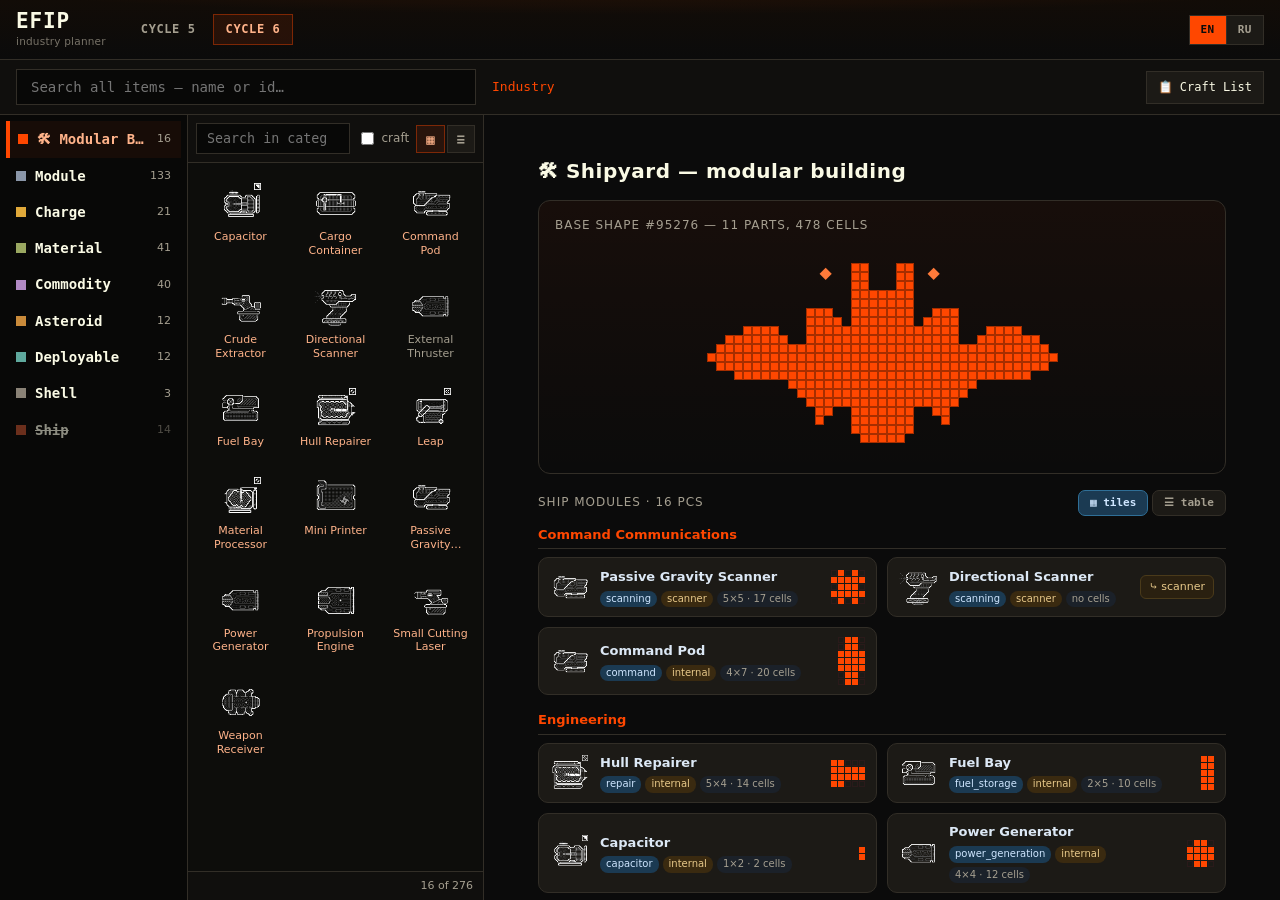
<file: index.html>
<!doctype html>
<html lang="ru">
<head>
  <meta charset="utf-8" />
  <meta name="viewport" content="width=device-width, initial-scale=1" />
  <title>EFIP — EVE Frontier Industry Planner</title>
  <!-- Лендинг-роутер по циклам. Цикл 5 заморожен (архив), Цикл 6 — текущий/активный.
       Корень ведёт на Цикл 6, сохраняя hash-диплинк (#typeID). -->
  <script>
    (function () {
      location.replace('cycle6/' + location.hash);
    })();
  </script>
  <style>
    body{background:#0c1117;color:#cfe6ff;font:15px/1.6 system-ui,Segoe UI,sans-serif;
      display:flex;align-items:center;justify-content:center;height:100vh;margin:0}
    a{color:#7ad9c2}
  </style>
</head>
<body>
  <div>
    EFIP →
    <a href="cycle5/">Cycle 5</a> ·
    <a href="cycle6/">Cycle 6</a>
  </div>
</body>
</html>
</file>
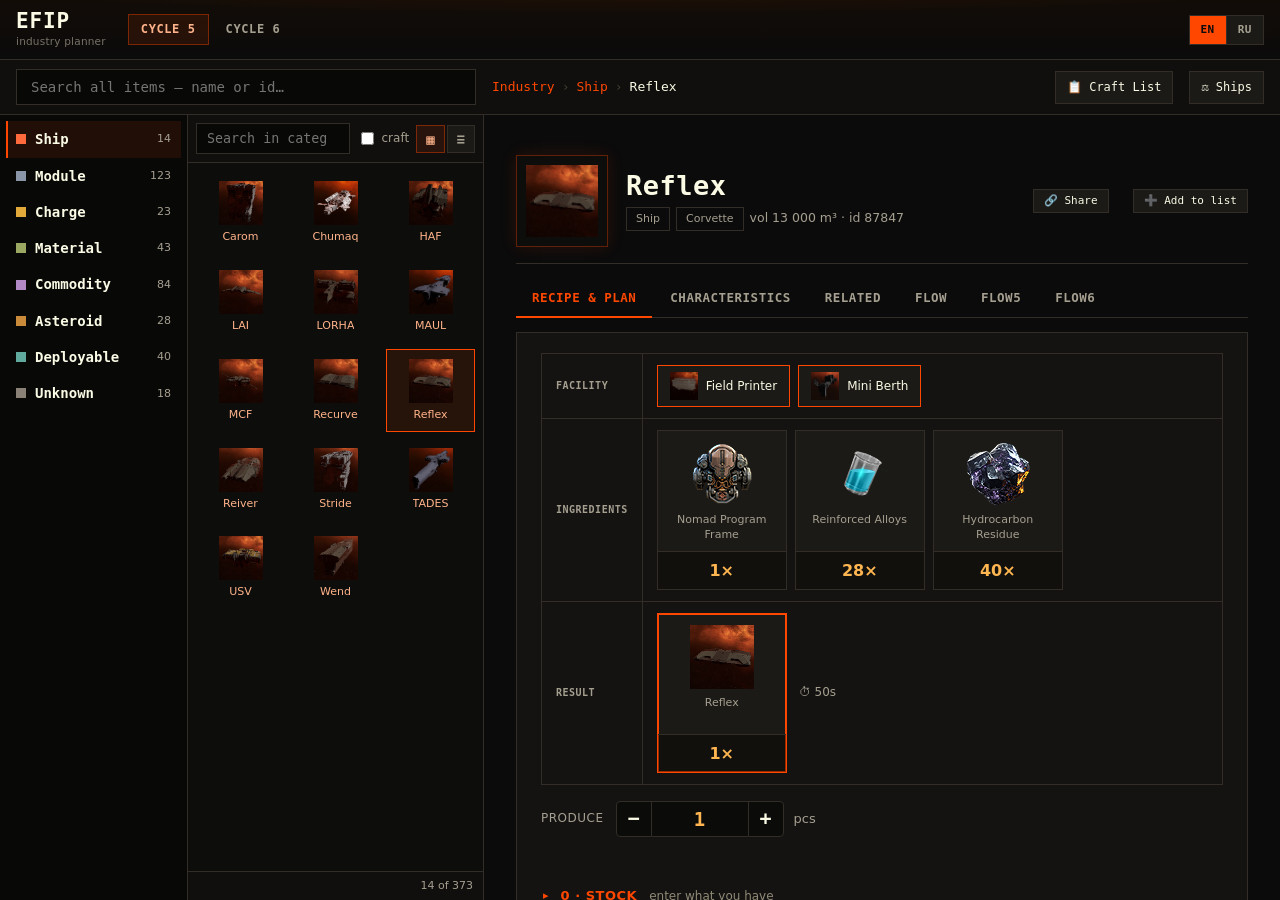
<file: cycle5/index.html>
<!doctype html>
<html lang="en">
<head>
  <meta charset="utf-8" />
  <meta name="viewport" content="width=device-width, initial-scale=1" />
  <title>EF Industry — EVE Frontier</title>
  <link rel="stylesheet" href="styles.css?v=145" />
</head>
<body>
  <header>
    <div class="brand">
      <div class="brandtext">
        <div class="title">EFIP</div>
        <div class="sub">industry planner</div>
      </div>
    </div>
    <nav class="topnav">
      <a class="navlink active" href="./" style="text-decoration:none">Cycle 5</a>
      <a class="navlink" href="../cycle6/" style="text-decoration:none">Cycle 6</a>
    </nav>
    <div class="langsw" id="langsw">
      <button data-lang="en">EN</button>
      <button data-lang="ru">RU</button>
    </div>
  </header>

  <div class="subbar">
    <input id="gsearch" type="search" class="bigsearch" data-i18n-ph="Поиск по всем предметам — название или id…" placeholder="Search all items — name or id…" autocomplete="off" />
    <nav id="crumbs" class="crumbs"></nav>
    <button id="navlist" class="ghost">📋 Craft List</button>
    <button id="cmpShips" class="ghost" data-i18n-title="Сравнить все корабли" data-i18n="⚖ Корабли">⚖ Ships</button>
  </div>

  <main>
    <aside id="cats" class="cats"></aside>
    <aside class="itemcol">
      <div class="itemhead">
        <input id="search" type="search" data-i18n-ph="Поиск в категории…" placeholder="Search in category…" autocomplete="off" />
        <label class="chk"><input type="checkbox" id="onlyCraft" /> <span data-i18n="крафт">craft</span></label>
        <div class="viewtoggle" role="group" aria-label="View">
          <button id="viewTile" class="vbtn" data-i18n-title="Плитка" title="Tiles">▦</button>
          <button id="viewList" class="vbtn" data-i18n-title="Список" title="List">≡</button>
        </div>
      </div>
      <div id="list" class="list"></div>
      <div id="stat" class="stat"></div>
    </aside>
    <section id="detail" class="detail">
      <div class="empty" data-i18n="Выбери предмет — покажу рецепт и пошаговый план.">Pick an item — I'll show the recipe and step-by-step plan.</div>
    </section>
  </main>

  <!-- вендор: vanilla flow-движки (для вкладок Flow2/Flow3) -->
  <script src="vendor/cytoscape.min.js"></script>
  <script src="vendor/cytoscape-node-html-label.min.js"></script>
  <script src="vendor/dagre.min.js"></script>
  <script src="vendor/cytoscape-dagre.js"></script>
  <script src="vendor/d3.v7.min.js"></script>
  <script src="vendor/lp-solver.js"></script>
  <!-- модули (классические скрипты, общий scope; порядок: фундамент → логика → UI → bootstrap) -->
  <script src="js/core.js?v=145"></script>
  <script src="js/lp.js?v=145"></script>
  <script src="js/plan.js?v=145"></script>
  <script src="js/detail.js?v=145"></script>
  <script src="js/fit.js?v=145"></script>
  <script src="js/compare.js?v=145"></script>
  <script src="js/renderplan.js?v=145"></script>
  <script src="js/graph.js?v=145"></script>
  <script src="js/cytoflow.js?v=145"></script>
  <script src="js/d3flow.js?v=145"></script>
  <script src="js/list.js?v=145"></script>
  <script src="js/main.js?v=145"></script>
</body>
</html>
</file>
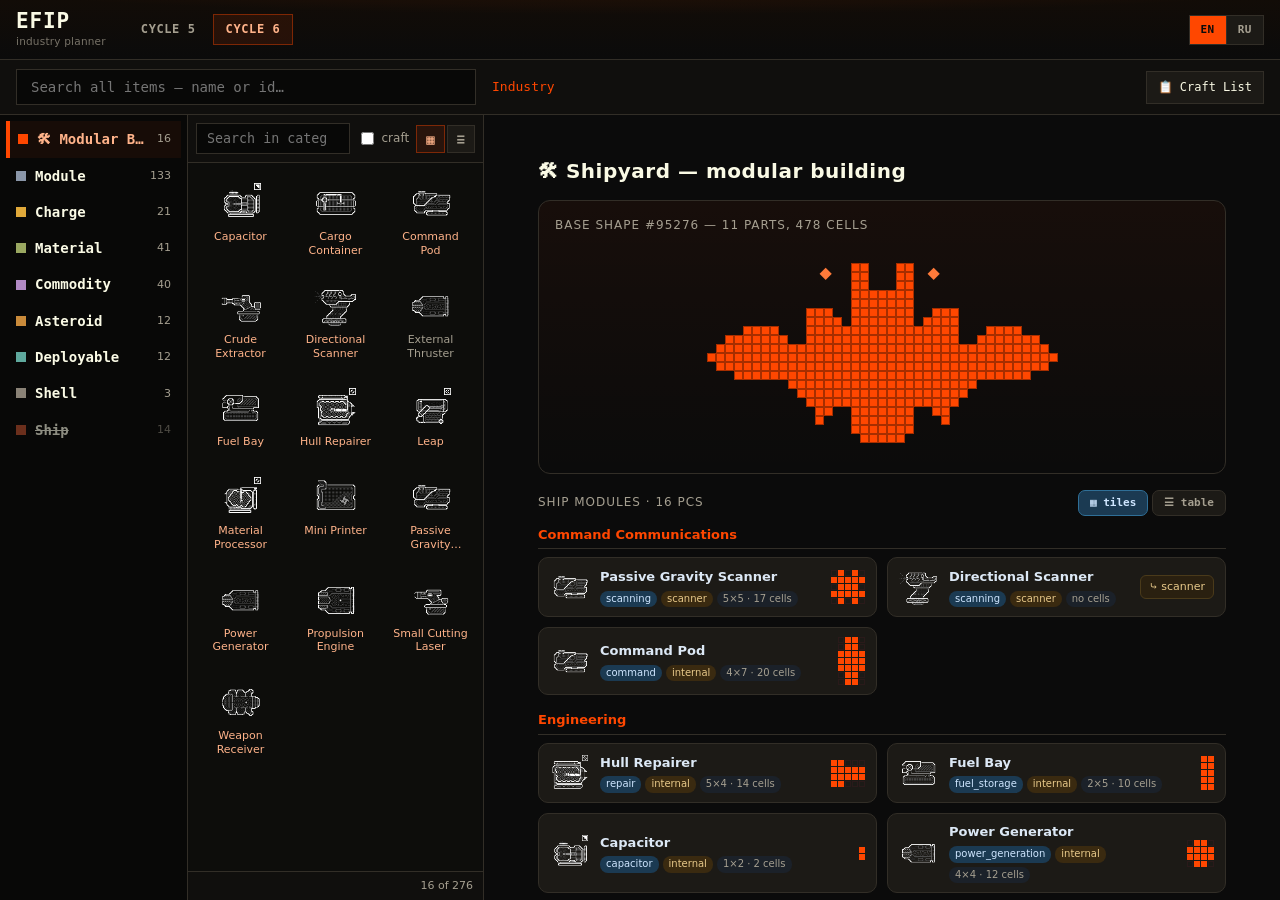
<file: cycle6/index.html>
<!doctype html>
<html lang="en">
<head>
  <meta charset="utf-8" />
  <meta name="viewport" content="width=device-width, initial-scale=1" />
  <title>EF Industry — EVE Frontier</title>
  <link rel="stylesheet" href="styles.css?v=151" />
</head>
<body>
  <header>
    <div class="brand">
      <div class="brandtext">
        <div class="title">EFIP</div>
        <div class="sub">industry planner</div>
      </div>
    </div>
    <nav class="topnav">
      <a class="navlink" href="../cycle5/" style="text-decoration:none">Cycle 5</a>
      <a class="navlink active" href="./" style="text-decoration:none">Cycle 6</a>
    </nav>
    <div class="langsw" id="langsw">
      <button data-lang="en">EN</button>
      <button data-lang="ru">RU</button>
    </div>
  </header>

  <div class="subbar">
    <input id="gsearch" type="search" class="bigsearch" data-i18n-ph="Поиск по всем предметам — название или id…" placeholder="Search all items — name or id…" autocomplete="off" />
    <nav id="crumbs" class="crumbs"></nav>
    <button id="navlist" class="ghost">📋 Craft List</button>
  </div>

  <main>
    <aside id="cats" class="cats"></aside>
    <aside class="itemcol">
      <div class="itemhead">
        <input id="search" type="search" data-i18n-ph="Поиск в категории…" placeholder="Search in category…" autocomplete="off" />
        <label class="chk"><input type="checkbox" id="onlyCraft" /> <span data-i18n="крафт">craft</span></label>
        <div class="viewtoggle" role="group" aria-label="View">
          <button id="viewTile" class="vbtn" data-i18n-title="Плитка" title="Tiles">▦</button>
          <button id="viewList" class="vbtn" data-i18n-title="Список" title="List">≡</button>
        </div>
      </div>
      <div id="list" class="list"></div>
      <div id="stat" class="stat"></div>
    </aside>
    <section id="detail" class="detail">
      <div class="empty" data-i18n="Выбери предмет — покажу рецепт и пошаговый план.">Pick an item — I'll show the recipe and step-by-step plan.</div>
    </section>
  </main>

  <!-- вендор: vanilla flow-движки (для вкладок Flow2/Flow3) -->
  <script src="vendor/cytoscape.min.js"></script>
  <script src="vendor/cytoscape-node-html-label.min.js"></script>
  <script src="vendor/dagre.min.js"></script>
  <script src="vendor/cytoscape-dagre.js"></script>
  <script src="vendor/d3.v7.min.js"></script>
  <script src="vendor/lp-solver.js"></script>
  <!-- модули (классические скрипты, общий scope; порядок: фундамент → логика → UI → bootstrap) -->
  <script src="js/core.js?v=151"></script>
  <script src="js/lp.js?v=151"></script>
  <script src="js/plan.js?v=151"></script>
  <script src="js/detail.js?v=151"></script>
  <script src="js/fit.js?v=151"></script>
  <script src="js/compare.js?v=151"></script>
  <script src="js/renderplan.js?v=151"></script>
  <script src="js/graph.js?v=151"></script>
  <script src="js/cytoflow.js?v=151"></script>
  <script src="js/d3flow.js?v=151"></script>
  <script src="js/list.js?v=151"></script>
  <script src="js/main.js?v=151"></script>
</body>
</html>
</file>
<file: cycle5/styles.css>
:root{
  /* палитра EVE Frontier (evefrontier.com): чёрная база, тёплый off-white текст,
     акцент — martian-red/оранж #ff4700 (как на сайте), без неонового лайма */
  --bg:#0b0b0b; --panel:#141312; --panel2:#1c1a16; --line:#322e27;
  --text:#fafae5; --muted:#a59f90; --accent:#ff4700; --accent2:#c23800;
  --green:#ffb651; --gold:#ffb651; --red:#e0344f; --violet:#ff7a3c;
  --ink:#0b0b0b;  /* тёмный текст на ярком акценте */
  --font-mono:"Disket Mono","JetBrains Mono","Cascadia Mono",ui-monospace,Consolas,monospace;
}
*{box-sizing:border-box}
html,body{margin:0;height:100%;background:var(--bg);color:var(--text);
  font:14px/1.45 "Segoe UI",system-ui,sans-serif}
body{display:flex;flex-direction:column;overflow:hidden}
a{color:var(--accent);text-decoration:none}

/* header */
header{display:flex;align-items:center;gap:22px;position:relative;
  padding:10px 16px;border-bottom:1px solid var(--line);
  background:radial-gradient(130% 200% at 50% -85%, rgba(255,71,0,.18), rgba(255,71,0,0) 55%), linear-gradient(180deg,#120c07,#0b0b0b)}
.brand{display:flex;align-items:center;gap:10px;flex:none}
.logo{display:grid;place-items:center;width:36px;height:36px;border-radius:0;font-weight:800;
  font-family:var(--font-mono);color:var(--accent);background:#0f0f0c;box-shadow:inset 0 0 0 1px rgba(255,71,0,.5),0 0 14px rgba(255,71,0,.12)}
.title{font-size:16px;font-weight:700;line-height:1}
.sub{font-size:11px;color:var(--muted);margin-top:2px}

/* (3) горизонтальное меню */
.topnav{display:flex;align-items:center;gap:4px}
.navlink{padding:7px 13px;border-radius:0;color:var(--muted);font-weight:600;font-size:13px;cursor:pointer;white-space:nowrap}
.navlink:hover{background:rgba(255,71,0,.08);color:var(--text)}
.navlink.active{background:rgba(255,71,0,.1);color:#ffb38a;box-shadow:inset 0 0 0 1px rgba(255,71,0,.4)}
.navlink.dis{opacity:.45;cursor:not-allowed}
.navlink.dis:hover{background:none;color:var(--muted)}
.langsw{margin-left:auto;display:flex;border:1px solid var(--line);flex:none}
.langsw button{background:var(--panel2);color:var(--muted);border:0;border-left:1px solid var(--line);
  font-family:var(--font-mono);font-size:11px;font-weight:700;padding:6px 11px;cursor:pointer;letter-spacing:.5px}
.langsw button:first-child{border-left:0}
.langsw button:hover{color:var(--text)}
.langsw button.on{background:var(--accent);color:var(--ink)}

/* (4) бар: большой поиск + хлебные крошки */
.subbar{display:flex;align-items:center;gap:16px;padding:9px 16px;background:#100f0d;border-bottom:1px solid var(--line)}
.bigsearch{width:min(460px,42vw);padding:9px 14px;border-radius:0;border:1px solid var(--line);background:#080807;color:var(--text);font-size:14px}
.crumbs{display:flex;align-items:center;gap:7px;flex:1;min-width:0;font-size:13px;color:var(--muted);overflow:hidden;white-space:nowrap}
.crumb{color:var(--accent);cursor:pointer}
.crumb:hover{text-decoration:underline}
.crumb.cur{color:var(--text);cursor:default;text-decoration:none}
.crumbsep{color:#473f33}

/* layout: 3 колонки — категории | предметы | контент */
main{flex:1;display:grid;grid-template-columns:188px 296px 1fr;min-height:0}
.cats{overflow:auto;border-right:1px solid var(--line);background:#080807;padding:6px}
.itemcol{display:flex;flex-direction:column;min-height:0;border-right:1px solid var(--line);background:#0d0d0b}
.itemhead{display:flex;align-items:center;gap:7px;padding:8px;border-bottom:1px solid var(--line);background:#100f0d}
.itemhead #search{flex:1;min-width:0;padding:7px 10px;border-radius:0;border:1px solid var(--line);background:#080807;color:var(--text)}
.chk{display:inline-flex;align-items:center;gap:5px;font-size:12px;color:var(--muted);white-space:nowrap}
.chk input{accent-color:var(--accent)}
.list{overflow:auto;flex:1;min-height:0}
.stat{font-size:11px;color:var(--muted);padding:6px 10px;border-top:1px solid var(--line);background:#100f0d;text-align:right}
.detail{overflow:auto;padding:18px 22px}

/* (1) сайдбар категорий */
.catrow{display:flex;align-items:center;gap:9px;padding:8px 10px;border-radius:0;cursor:pointer}
.catrow:hover{background:#16140f}
.catrow.sel{background:rgba(255,71,0,.1);box-shadow:inset 2px 0 0 var(--accent)}
.catdot{width:10px;height:10px;border-radius:0;flex:none}
.catname{font-weight:600;flex:1;white-space:nowrap;overflow:hidden;text-overflow:ellipsis}
.catcnt{font-size:11px;color:var(--muted);font-variant-numeric:tabular-nums}

/* (2) переключатель вида */
.viewtoggle{display:flex;gap:2px;flex:none}
.vbtn{padding:6px 9px;font-size:14px;line-height:1;background:var(--panel2);border:1px solid var(--line);color:var(--muted);border-radius:0;font-weight:600}
.vbtn.on{background:rgba(255,71,0,.1);color:#ffb38a;border-color:rgba(255,71,0,.4)}
.vbtn:hover{filter:brightness(1.15)}

/* список предметов — плитка */
.list.tile{display:grid;grid-template-columns:repeat(auto-fill,minmax(82px,1fr));gap:6px;padding:8px;align-content:start}
.tilecard{display:flex;flex-direction:column;align-items:center;gap:5px;padding:9px 5px;border-radius:0;cursor:pointer;border:1px solid transparent;text-align:center}
.tilecard:hover{background:#16140f;border-color:var(--line)}
.tilecard.sel{background:rgba(255,71,0,.1);border-color:var(--accent)}
.tilecard .tnm{font-size:11px;line-height:1.25;color:var(--muted);display:-webkit-box;-webkit-line-clamp:2;-webkit-box-orient:vertical;overflow:hidden}
.tilecard.craftable .tnm{color:#ffb38a}
/* список предметов — список */
.list.rows{padding:0}

/* icons */
.ic,.ph{display:inline-grid;place-items:center;vertical-align:middle;border-radius:0;overflow:hidden;flex:none}
.ic img{display:block;object-fit:contain;border-radius:0}
.ph{font-weight:800;color:#080807;letter-spacing:-.5px;line-height:1}

/* list rows */
.row{display:flex;align-items:center;gap:10px;padding:7px 12px;cursor:pointer;border-bottom:1px solid #191712}
.row:hover{background:#16140f}
.row.sel{background:rgba(255,71,0,.1);box-shadow:inset 3px 0 0 var(--accent)}
.cathead{position:sticky;top:0;z-index:2;background:#080807;color:#b6b6a6;
  font-size:11px;font-weight:700;text-transform:uppercase;letter-spacing:.6px;
  padding:6px 12px;border-bottom:1px solid var(--line);border-top:1px solid #1f1d19}
.cathead .cnt{color:var(--muted);font-weight:500;margin-left:4px}
.row .nm{font-weight:600;white-space:nowrap;overflow:hidden;text-overflow:ellipsis}
.row .meta{font-size:11px;color:var(--muted)}
.row .rt{margin-left:auto;font-size:10px;color:var(--muted)}
.tag{font-size:10px;padding:1px 6px;border-radius:0;background:#223; color:#b6b6a6}
.tag.craft{background:rgba(255,71,0,.14);color:#ff4700}

/* detail */
.dhead{position:sticky;top:0;z-index:5;display:flex;align-items:center;gap:14px;
  padding:10px 0;margin-bottom:4px;background:var(--bg);border-bottom:1px solid var(--line)}
.dhead .ic,.dhead .ph{width:56px;height:56px}
.dname{font-size:20px;font-weight:700}
.dmeta{color:var(--muted);font-size:12px;margin-top:2px}
.badge{display:inline-block;font-size:11px;padding:2px 8px;border-radius:0;border:1px solid var(--line);margin-right:6px}
.linkbtn{margin-left:auto;align-self:center;white-space:nowrap}
.sec{margin-top:16px}
.sec h3{margin:0 0 8px;font-size:14px;font-weight:700;color:#fafae5;letter-spacing:.3px}

/* сворачиваемые секции */
.foldsec{margin-top:12px;background:var(--panel);border:1px solid var(--line);border-radius:0;padding:0}
.foldsec>summary{cursor:pointer;list-style:none;padding:10px 14px;font-weight:700;font-size:13px;color:#e9e7d4;user-select:none}
.foldsec>summary::-webkit-details-marker{display:none}
.foldsec>summary::before{content:"▸";color:var(--muted);margin-right:8px}
.foldsec[open]>summary::before{content:"▾"}
.foldsec>summary:hover{color:#fff}
.foldsec>:not(summary){margin:0 12px 12px}

/* recipe */
.recipe{background:var(--panel);border:1px solid var(--line);border-radius:0;padding:12px 14px;margin-bottom:10px}
.recipe .out{display:flex;align-items:center;gap:8px;font-weight:600;padding:3px 0;cursor:pointer}
.recipe .out.prim{font-weight:700;color:#fff}
.recipe .out:hover{filter:brightness(1.15)}
.bptag{font-size:10px;color:var(--muted);border:1px solid var(--line);border-radius:0;padding:0 5px;margin-left:4px}
.recipe .arrow{color:var(--muted);margin:6px 0 2px}
.ing{display:flex;align-items:center;gap:8px;padding:4px 0}
.ing .q{min-width:54px;text-align:right;font-variant-numeric:tabular-nums;color:#e9e7d4;font-weight:600}
.ing .nm{flex:1;white-space:nowrap;overflow:hidden;text-overflow:ellipsis}
.ing .raw{font-size:10px;color:var(--gold);border:1px solid #4a3a18;border-radius:0;padding:0 5px}
.rt{color:var(--muted);font-size:12px}

/* facilities */
.facrow{display:flex;flex-wrap:wrap;align-items:center;gap:6px;margin-top:10px;padding-top:8px;border-top:1px solid #2a2823}
.faclbl{font-size:12px;color:var(--muted);margin-right:2px}
.facwrap{display:flex;flex-wrap:wrap;gap:8px}
.facchip{display:inline-flex;align-items:center;gap:2px;padding:3px 9px 3px 4px;border-radius:0;
  background:rgba(255,71,0,.1);border:1px solid rgba(255,71,0,.4);color:#e9e7d4;font-size:12px;cursor:pointer}
.facchip:hover{background:rgba(255,71,0,.18)}
.facchip.big{font-size:13px;padding:5px 12px 5px 5px}

/* planner */
.planbar{display:flex;align-items:center;gap:10px;margin:6px 0 14px}
.planbar input{width:90px;padding:7px 10px;border-radius:0;border:1px solid var(--line);background:#0d0d0b;color:var(--text)}
button{font:inherit;color:var(--ink);background:linear-gradient(180deg,var(--accent),var(--accent2));
  border:1px solid #c23800;padding:8px 14px;border-radius:0;cursor:pointer;font-weight:700}
button:hover{filter:brightness(1.1)}
button.sec-btn{background:var(--panel2);border-color:var(--line);color:var(--text);font-weight:500}
button.mini2{padding:3px 10px;font-size:11px;font-weight:500}

/* path selector */
.pathtabs{display:flex;flex-wrap:wrap;gap:6px;margin-bottom:10px}
.pathtab{background:var(--panel2);border:1px solid var(--line);color:var(--text);
  padding:6px 11px;border-radius:0;cursor:pointer;font-weight:500;font-size:12px;
  max-width:280px;overflow:hidden;text-overflow:ellipsis;white-space:nowrap;text-align:left}
.pathtab:hover{filter:brightness(1.12)}
.pathtab.on{background:linear-gradient(180deg,var(--accent),var(--accent2));border-color:#c23800;color:var(--ink);font-weight:700}
.pathtab .ps{color:var(--muted);margin-left:6px;font-size:11px}
.pathtab.on .ps{color:#ffd9c4}
.cardhead{display:flex;align-items:center;justify-content:space-between;gap:8px}
.cardhead h4{margin:0}

/* таблица путей рецепта */
.ptbl{width:100%;border-collapse:collapse;font-size:12.5px;background:var(--panel);
  border:1px solid var(--line);border-radius:0;overflow:hidden}
.ptbl th{text-align:left;color:var(--muted);font-weight:600;font-size:11px;
  padding:8px 10px;border-bottom:1px solid var(--line);background:#100f0d}
.ptbl td{padding:7px 10px;border-bottom:1px solid #1f1d19;vertical-align:top}
.ptbl tr:last-child td{border-bottom:0}
.ptbl tr.ptr{cursor:pointer}
.ptbl tr.ptr:hover{background:#16140f}
.ptbl tr.on{background:rgba(255,71,0,.1);box-shadow:inset 3px 0 0 var(--accent)}
.ptbl .c-pick{width:22px;text-align:center;color:var(--accent);font-size:13px}
.ptbl .c-time{white-space:nowrap;color:var(--muted)}
.ptbl .c-fac{white-space:nowrap}
.ptbl .fnm{color:#e9e7d4}
.ptbl .cell{display:flex;align-items:center;gap:4px;padding:1px 0;white-space:nowrap}
.ptbl .cell.prim{font-weight:700;color:#fff}
.ptbl .cell b{font-variant-numeric:tabular-nums}
.ptbl .c-vol{white-space:nowrap;font-variant-numeric:tabular-nums}
.ptbl tr.best{background:rgba(63,185,80,.06)}
.besttag{color:var(--green);font-size:10px;font-weight:700;margin-left:4px}
.loottag{color:var(--gold);font-size:10px;font-weight:700;margin-left:4px}
.loot{font-size:10px;color:var(--gold);border:1px solid #4a3a18;border-radius:0;padding:0 5px;margin-left:6px}
.lootw{color:var(--gold);font-weight:700}

/* мои постройки */
.facbox{margin:10px 0;padding:10px 12px;background:#100f0d;border:1px solid var(--line);border-radius:0}
.facboxh{display:flex;align-items:center;gap:8px;flex-wrap:wrap;font-size:12px;color:var(--muted);margin-bottom:8px}
.fhlbl{margin-right:auto;font-weight:600}
.facchecks{display:flex;flex-wrap:wrap;gap:6px}
.faccheck{display:inline-flex;align-items:center;gap:5px;font-size:12px;padding:4px 9px;border-radius:0;
  background:var(--panel2);border:1px solid var(--line);cursor:pointer}
.faccheck input{accent-color:var(--green)}
.faccheck.off{opacity:.45;text-decoration:line-through}
.faccheck .ic,.faccheck .ph{vertical-align:middle}

/* пошаговый гайд */
.guideh{margin-top:6px}
.guide{display:flex;flex-direction:column;gap:10px;margin-bottom:14px}
.gsec{background:var(--panel);border:1px solid var(--line);border-radius:0;padding:10px 12px;border-left:3px solid var(--line)}
.gsec.loot{border-left-color:var(--gold)}
.gsec.ore{border-left-color:#c98a3a}
.gsec.refine{border-left-color:#4bbcae}
.gsec.craft{border-left-color:var(--accent)}
.gsec.final{border-left-color:var(--red)}
.gsech{font-weight:700;font-size:13px;margin-bottom:7px}
.gli{display:flex;align-items:center;gap:7px;padding:4px 0;border-bottom:1px solid #1f1d19;flex-wrap:wrap}
.gli:last-child{border-bottom:0}
.gli .q{min-width:50px;text-align:right;font-weight:700;font-variant-numeric:tabular-nums;color:#e9e7d4}
.gli .nm{font-weight:600}
.gfac{font-size:11px;color:#b6b6a6;border:1px solid rgba(255,71,0,.4);border-radius:0;padding:0 6px}
.gfrom{font-size:11px;color:var(--muted)}

/* нехватка построек */
.blockwarn{background:rgba(240,85,107,.08);border:1px solid rgba(240,85,107,.4);border-radius:0;padding:10px 12px;margin-bottom:12px}
.bwh{color:var(--red);font-weight:700;font-size:13px;margin-bottom:7px}

/* постройка и переключатель путей в дереве */
.tfac{color:#b6b6a6;margin-left:8px;font-size:11px}
.tfac .ic,.tfac .ph{vertical-align:middle}
.treepaths{display:flex;flex-wrap:wrap;gap:5px;margin:2px 0 7px 26px}
.tpath{font-family:inherit;font-size:11px;background:var(--panel2);border:1px solid var(--line);
  color:var(--text);padding:2px 8px;border-radius:0;cursor:pointer;white-space:nowrap}
.tpath:hover{filter:brightness(1.15)}
.tpath.on{border-color:var(--accent);box-shadow:inset 0 0 0 1px var(--accent);color:#fff}
.tpath.best{color:#bfe6c6}
.tpath .v{color:var(--muted);margin-left:3px}

/* фиттинг: слоты → модули */
.fittbl .slotname{font-weight:600;white-space:nowrap}
.fittbl .slotn{text-align:center;font-weight:700;font-variant-numeric:tabular-nums}
.fittbl td{vertical-align:top}
.modchips{display:flex;flex-wrap:wrap;gap:5px;max-height:130px;overflow:auto}
.modchip{display:inline-flex;align-items:center;gap:3px;padding:2px 8px 2px 3px;border-radius:0;
  background:rgba(255,71,0,.1);border:1px solid rgba(255,71,0,.4);color:#e9e7d4;font-size:11px;cursor:pointer}
.modchip:hover{background:rgba(255,71,0,.18)}
.engtbl{margin-top:4px}
.engtbl .engnm{display:flex;align-items:center;gap:5px;font-weight:600;white-space:nowrap}
.engtbl td{font-variant-numeric:tabular-nums}
.engtbl td.best{color:var(--green);font-weight:700}
.slottbl{margin-top:2px;font-size:11.5px}
.slottbl td:not(.engnm):not(.slotgrp){text-align:right;font-variant-numeric:tabular-nums}
.slottbl td.best{color:var(--green);font-weight:700}
.slottbl .engnm{white-space:nowrap}
.slottbl .slotgrp{color:var(--muted);font-size:11px;white-space:nowrap;max-width:130px;overflow:hidden;text-overflow:ellipsis}
.slotscroll{max-height:300px;overflow:auto}

/* фитилка */
.fitgrid{display:grid;grid-template-columns:repeat(auto-fill,minmax(290px,1fr));gap:8px;margin-bottom:12px}
.fitslot{display:flex;align-items:center;gap:8px}
.fitslotlbl{min-width:74px;font-size:12px;color:var(--muted)}
.fitslot select{flex:1;min-width:0;padding:6px 8px;border-radius:0;border:1px solid var(--line);background:#0d0d0b;color:var(--text);font-size:12px}
.fitsum{display:flex;flex-direction:column;gap:8px;margin-bottom:8px}
.resbar{display:flex;flex-direction:column;gap:3px}
.rblbl{font-size:12px;font-weight:600;color:#e9e7d4}
.rbtrack{height:9px;background:#0d0d0b;border:1px solid var(--line);border-radius:0;overflow:hidden}
.rbfill{height:100%;background:linear-gradient(90deg,var(--accent),var(--accent2));transition:width .15s}
.resbar.over .rbfill{background:linear-gradient(90deg,#f0556b,#b3253a)}
.resbar.over .rblbl{color:var(--red)}
.fitcost{font-size:13px;padding:8px 11px;background:#100f0d;border:1px solid var(--line);border-radius:0}
.fitcost b{color:#fff}
.openfit{margin-top:10px;background:linear-gradient(180deg,var(--accent),var(--accent2));border-color:#c23800;color:var(--ink);font-weight:700}

/* фит-вил (EVE-стиль) */
.fithead{display:flex;align-items:center;gap:10px;margin:6px 0 16px}
.fittitle{font-size:18px;font-weight:700}
.fitwrap{display:flex;gap:24px;flex-wrap:wrap;align-items:flex-start}
.fitwheel{position:relative;flex:none;border-radius:50%;
  background:radial-gradient(circle at 50% 45%, #16202e, #080807 72%);
  box-shadow:inset 0 0 60px rgba(0,0,0,.6), 0 0 0 1px var(--line)}
.wcenter{position:absolute;left:50%;top:50%;transform:translate(-50%,-50%);text-align:center;pointer-events:none}
.wcenter .ic,.wcenter .ph{width:124px;height:124px;border-radius:50%;box-shadow:0 0 0 2px #2a3a52, 0 0 36px rgba(255,71,0,.25)}
.wcname{margin-top:7px;font-weight:700;font-size:13px;color:#fafae5}
.wslot{position:absolute;width:46px;height:46px;border-radius:50%;display:grid;place-items:center;
  background:#1a2330;border:2px solid #33425a;cursor:pointer;font-size:24px;color:var(--muted);overflow:hidden;transition:transform .1s}
.wslot:hover{transform:scale(1.13);z-index:2}
.wslot.act{box-shadow:0 0 0 3px var(--accent);border-color:var(--accent)}
.wslot-hi{border-color:#a05663} .wslot-med{border-color:#3a6f93} .wslot-low{border-color:#4f8a5e} .wslot-engine{border-color:#9a8442}
.wslot .ic,.wslot .ph{width:42px;height:42px;border-radius:50%}
.fitpanel{flex:1;min-width:300px}
.modpick{margin-top:12px;background:var(--panel);border:1px solid var(--line);border-radius:0;padding:8px;max-height:440px;overflow:auto}
.mph{font-weight:700;font-size:13px;margin-bottom:8px;color:#fafae5}
.modopt{display:flex;align-items:center;gap:6px;padding:6px 8px;border-radius:0;cursor:pointer;font-size:12px;border-bottom:1px solid #1f1d19}
.modopt:last-child{border-bottom:0}
.modopt:hover{background:#16140f}
.modopt.on{background:rgba(255,71,0,.1);box-shadow:inset 3px 0 0 var(--accent)}
.modopt .mon{flex:1;white-space:nowrap;overflow:hidden;text-overflow:ellipsis}
.moinfo{margin-left:auto;color:var(--muted);font-size:11px;white-space:nowrap}
.wsectlbl{position:absolute;transform:translate(-50%,-50%);font-size:10px;font-weight:800;letter-spacing:1.5px;pointer-events:none;opacity:.8}
.wsect-hi{color:#c0788a} .wsect-med{color:#6ba0c8} .wsect-low{color:#74b487} .wsect-engine{color:#c4ab66}
.statbox{margin-top:14px;background:var(--panel);border:1px solid var(--line);border-radius:0;padding:10px 12px}
.sbh{font-weight:700;font-size:13px;margin-bottom:8px;color:#fafae5}
/* рецепт и характеристики — отдельные виджеты рядом */
.detrow{display:flex;gap:16px;align-items:flex-start;flex-wrap:wrap;margin-top:12px}
/* табы карточки предмета */
.tabs{display:flex;gap:2px;margin-top:16px;border-bottom:1px solid var(--line);flex-wrap:wrap}
.tab{background:none;border:0;border-bottom:2px solid transparent;color:var(--muted);
  font-family:var(--font-mono);font-size:12.5px;font-weight:700;text-transform:uppercase;letter-spacing:.5px;
  padding:9px 16px;cursor:pointer;margin-bottom:-1px;transition:color .12s}
.tab:hover{color:var(--text)}
.tab.on{color:var(--accent);border-bottom-color:var(--accent)}
.tabpanel[hidden]{display:none}
.tabpanel{background:var(--panel);border:1px solid var(--line);padding:20px 24px;margin-top:14px}
.tabpanel>:first-child{margin-top:0}
.tabpanel .foldsec:first-child{margin-top:0}
/* ── контент табов: ПЛОСКО, без рамок-обёрток; единые подзаголовки разделов ── */
.tabpanel .foldsec,.tabpanel .statbox,.tabpanel .charspanel,.tabpanel .recipe,
.tabpanel .facbox,.tabpanel .gsec,.tabpanel .blockwarn,.tabpanel .totals{border:0;background:none;padding:0}
.tabpanel .foldsec{margin:22px 0 0}
.tabpanel .gsec{margin:18px 0 0}
.tabpanel .recipe{margin:0;max-width:560px}
.tabpanel .sbh{display:none}                         /* дублирует имя таба */
.tabpanel .foldsec>summary{pointer-events:none}       /* в табах не сворачиваем */
.tabpanel .foldsec>summary::before{display:none}      /* без стрелки ▸ */
.tabpanel .foldsec>:not(summary){margin:0}
/* ЕДИНЫЙ подзаголовок раздела (везде одинаковый) */
.tabpanel .foldsec>summary,.tabpanel .charsub,.tabpanel .gsech,.tabpanel .guideh,.tabpanel .subh{
  font-family:var(--font-mono);font-size:14px;font-weight:700;text-transform:uppercase;letter-spacing:.5px;
  color:var(--accent);margin:18px 0 11px;padding:0}
.tabpanel>:first-child.subh,.tabpanel .subh:first-child{margin-top:0}
.tabpanel>.charspanel{margin-top:0}
/* заголовок содержимого таба (его «подзаголовок раздела») */
.tabhead{font-family:var(--font-mono);font-size:15px;font-weight:700;text-transform:uppercase;letter-spacing:.6px;
  color:var(--accent);margin:0 0 16px;padding-bottom:11px;border-bottom:1px solid var(--line)}
/* рецепт таблицей: слева подпись строки, справа содержимое (постройка / ингредиенты / результат) */
.rpaths{display:flex;flex-wrap:wrap;gap:6px;margin-bottom:14px}
.rblock{display:grid;grid-template-columns:max-content 1fr;gap:1px;background:var(--line);border:1px solid var(--line);margin-bottom:4px}
.rrlabel{background:var(--panel);display:flex;align-items:center;padding:12px 14px;font-family:var(--font-mono);font-size:10px;font-weight:700;text-transform:uppercase;letter-spacing:.5px;color:var(--muted);white-space:nowrap}
.rrcontent{background:var(--panel);display:flex;align-items:center;flex-wrap:wrap;gap:8px;padding:11px 14px;min-width:0}
.rfacchip{display:inline-flex;align-items:center;gap:8px;background:var(--panel2);border:1px solid var(--line);padding:6px 12px;cursor:pointer}
.rfacchip:hover{border-color:var(--accent)}
.rfacchip.on{border-color:var(--accent)}
.rfacchip.rvar{gap:6px}
.rfacchip.rvar>:last-child{opacity:.6;margin-left:2px}
.rfacchip.rvar.on{background:rgba(255,122,60,.14)}
.rblock .rfacchip:not(.on){opacity:.42}
.rblock .rfacchip:not(.on):hover{opacity:1}
.rfacchip.best .rfacnm::after{content:" ✓";color:var(--green);font-weight:700}
.rfacnm{font-size:12px;color:var(--text)}
.rtiles{display:flex;flex-wrap:wrap;gap:8px;align-items:flex-start}
.rtile{display:flex;flex-direction:column;align-items:center;background:var(--panel2);border:1px solid var(--line);width:130px;box-sizing:border-box;text-align:center;cursor:pointer;overflow:hidden}
.rtile:hover{border-color:var(--accent)}
.rtile.prim{border-color:var(--accent);box-shadow:inset 0 0 0 1px var(--accent)}
.rtile .rtop{display:flex;flex-direction:column;align-items:center;gap:7px;padding:11px 10px 9px}
.rtile .rnm{font-size:11px;line-height:1.3;color:var(--muted);min-height:2.6em}
.rtile .rqf{width:100%;background:rgba(0,0,0,.4);border-top:1px solid var(--line);padding:7px 0;color:var(--gold);font-weight:700;font-size:16px;font-variant-numeric:tabular-nums}
/* этап плана: заголовок (название + опц. кнопка справа) + колонка источника */
.gsec .gsech{display:flex;align-items:center;justify-content:space-between;gap:10px}
.plantbl .psrc{white-space:nowrap;font-size:12px}
.plantbl .psrc.mine{color:var(--gold)}
.plantbl .psrc.loot{color:var(--violet)}
/* переработка: из чего → получаем */
.reschip{display:inline-flex;align-items:center;gap:5px;margin:2px 12px 2px 0;white-space:nowrap}
.plantbl .pfrom2{line-height:2}
.plantbl .parrow{color:var(--accent);font-weight:700;text-align:center;font-size:15px}
.plantbl .pto{font-weight:600;color:var(--text)}
.plantbl .pto .reschip.co{opacity:.65;font-weight:400}
.cotag{font-size:10px;color:var(--muted);text-transform:uppercase;letter-spacing:.3px;margin-left:4px}
/* flow-граф производства (vanilla SVG) */
.flowlegend{display:flex;align-items:center;gap:12px;font-size:11px;color:var(--muted);margin:2px 0 10px;font-family:var(--font-mono)}
.flowfs{position:absolute;top:10px;right:10px;z-index:20;white-space:nowrap}
.flowscroll:fullscreen{width:100vw;height:100vh;padding:0}
.flowlegend .lgr,.flowlegend .lgf{display:inline-block;width:16px;height:11px;vertical-align:middle;background:var(--panel2);border:1px solid var(--line);margin-right:2px}
.flowlegend .lgr{border-left:3px solid var(--gold)}
.flowlegend .lgf{border-color:var(--accent);box-shadow:inset 0 0 0 1px var(--accent)}
.flowscroll{overflow:hidden;position:relative;max-width:100%;height:560px;border:1px solid var(--line);background:#0b0b09}
.flowwrap{transform-origin:0 0}
.flowwrap{position:relative}
.flowsvg{position:absolute;top:0;left:0;pointer-events:none;z-index:1}
.flowband{position:absolute;top:0;z-index:0}
.flowband.s0{background:rgba(255,182,81,.05)}
.flowband.s1{background:rgba(255,122,60,.06)}
.flowband.s2{background:rgba(120,140,170,.045)}
.flowband.s3{background:rgba(255,71,0,.07)}
.flowbandh{text-align:center;font-family:var(--font-mono);font-size:11px;font-weight:700;text-transform:uppercase;letter-spacing:.5px;color:var(--accent);padding:9px 4px 0;white-space:nowrap;overflow:hidden}
.flowedge{fill:none;stroke:#3a362d;stroke-width:1.5}
.flowedge.co{stroke:var(--violet);stroke-dasharray:5 4;opacity:.7}
.flownode{display:flex;align-items:center;gap:8px;background:var(--panel2);border:1px solid var(--line);padding:0 9px;cursor:grab;box-sizing:border-box;overflow:hidden;width:170px;height:54px}
.flowwrap .flownode{position:absolute;z-index:2}
.cytowrap .flownode{pointer-events:none}
.flownode:hover{border-color:var(--accent);z-index:5}
.flownode.raw{border-left:3px solid var(--gold)}
.flownode.refine{border-left:3px solid var(--violet)}
.flownode.final{border-color:var(--accent);box-shadow:inset 0 0 0 1px var(--accent)}
.flownode .fnbody{min-width:0}
.flownode .fnname{font-size:10.5px;line-height:1.15;color:var(--text);white-space:nowrap;overflow:hidden;text-overflow:ellipsis;max-width:116px}
.flownode .fnqty{font-size:12px;color:var(--gold);font-weight:700}
.flownode .fnleft{color:#86c986;font-weight:600;font-size:10px;margin-left:3px}
/* интерактив графа: пан / drag / подсветка цепочки */
.flowscroll{cursor:grab}
.flowscroll.grabbing{cursor:grabbing}
.flownode{cursor:grab}
.flownode.dim{opacity:.22}
.flownode.hi{border-color:var(--accent);box-shadow:0 0 0 1px var(--accent);z-index:4}
.flowedge.dim{opacity:.08}
.flowedge.hi{stroke:var(--accent);stroke-width:2.2;opacity:1}
/* Flow6 (Cytoscape dagre) */
.cytowrap{height:560px;border:1px solid var(--line);background:#0b0b09;position:relative}
/* Flow5 (D3 force-directed) */
.d3wrap{height:560px;border:1px solid var(--line);background:#0b0b09;overflow:hidden;position:relative}
.d3wrap svg{display:block;cursor:grab}
.d3wrap svg:active{cursor:grabbing}
.d3edge{transition:opacity .12s}
.d3edge.dim{opacity:.1}
.d3edge.hi{stroke:var(--accent)!important;stroke-width:2.4;opacity:1}
/* связь астероид↔руда */
.chiprow{display:flex;flex-wrap:wrap;gap:8px;margin-top:6px}
.minedrow{display:flex;align-items:center;gap:8px;flex-wrap:wrap;margin:10px 0 2px}
.minedrow .mlabel{font-family:monospace;font-size:12px;text-transform:uppercase;color:#8f8a76;letter-spacing:.04em}
/* панель приоритета руд (этап «Добыча») — таблица */
.oreshint{font-family:monospace;font-size:11px;color:#8f8a76;font-weight:400;text-transform:none;margin-left:10px}
.orewarn{background:rgba(255,71,0,.12);border:1px solid var(--accent);color:#ffb39a;padding:8px 12px;margin:0 0 10px;font-size:13px}
.oretbl{border-collapse:collapse;margin-top:8px;width:auto}
.oretbl thead th{font-family:monospace;font-size:11px;color:#8f8a76;text-transform:uppercase;text-align:left;font-weight:400;padding:3px 14px 7px 6px;border-bottom:1px solid #3a362d}
.oretbl thead th.ar{text-align:right}
.oretbl td{padding:6px 14px 6px 6px;border-bottom:1px solid var(--line);vertical-align:middle}
.oretbl tbody tr:nth-child(odd){background:rgba(255,255,255,.022)}
.oretbl tbody tr.req{background:rgba(255,71,0,.15)}
.oretbl tbody tr:hover{background:rgba(255,122,60,.09)}
.orerow[draggable="true"]{cursor:grab}
.orerow.dragging{opacity:.4;cursor:grabbing}
.orerow.droptgt td{box-shadow:inset 0 2px 0 var(--gold)}
.orerow.alt{opacity:.5}
.orerow.alt:hover{opacity:.95}
.orerow.off{opacity:.42}
.orerow.off .orenm2{text-decoration:line-through}
.orerow.req .orenm2{color:#ff7a3c;font-weight:600}
.orerow.lootrow{opacity:.72}
.orearr{white-space:nowrap;padding-right:2px!important}
.orear{display:inline-block;background:none;border:1px solid var(--line);color:var(--text);width:22px;height:18px;line-height:1;font-size:8px;cursor:pointer;padding:0;margin:0 1px;vertical-align:middle}
.orear:hover{border-color:var(--accent);color:var(--accent)}
.orear.dis{opacity:.22;cursor:default;pointer-events:none}
.orerank2{font-family:monospace;font-size:11px;color:#8f8a76;text-align:center}
.oreic img,.oreic .ic{pointer-events:none}
.orenm2{font-size:13px;color:var(--text)}
.orest{font-size:14px;color:var(--gold);font-weight:700;text-align:right;font-family:monospace;white-space:nowrap;min-width:100px}
.oretbl thead th.ar{min-width:100px}
.orestock{color:#7ed87e;font-family:monospace;font-weight:600;font-size:13px;text-align:right;white-space:nowrap}
.orest.alt{color:#8f8a76;font-weight:400;font-style:italic;font-size:12px}
.orest.cov{color:#7ed87e;font-weight:600;font-style:normal;font-size:12px}   /* не копается, но покрыто складом */
@keyframes noaltflash{0%{background:rgba(255,90,90,.45)}100%{background:transparent}}
.orerow.noalt{animation:noaltflash .9s ease-out}
.oretgbig{width:19px;height:19px;cursor:pointer;accent-color:var(--accent);margin:0}
.orelim{white-space:nowrap}
.limx{background:none;border:0;color:#8f8a76;font-size:14px;cursor:pointer;padding:0 2px;margin-left:3px;line-height:1}
.limx:hover{color:var(--accent)}
.presetdesc{font-family:monospace;font-size:11.5px;color:#9a9580;margin:6px 0 2px}
.orepresets{display:flex;flex-wrap:wrap;gap:6px;margin:8px 0 6px}
.presetbtn{background:var(--panel2);border:1px solid var(--line);color:#cfcab5;font-family:monospace;font-size:12px;padding:5px 11px;cursor:pointer}
.presetbtn:hover{border-color:var(--accent);color:var(--text)}
.presetbtn.on{background:var(--accent);border-color:var(--accent);color:#10100c;font-weight:700}
.orelim{padding-right:6px!important}
.orelimin{width:72px;background:#0b0b09;border:1px solid var(--line);color:var(--text);font-family:monospace;font-size:12px;padding:3px 6px;text-align:right;box-sizing:border-box}
.orelimin:focus{border-color:var(--accent);outline:none}
.orewarn.lim{background:rgba(255,150,40,.12);border-color:#ff9a3c;color:#ffcf9a}
.havetd{padding-right:8px!important}
.havein{width:60px;background:#0b0b09;border:1px solid var(--line);color:#86c986;font-family:monospace;font-size:12px;padding:3px 6px;text-align:right;box-sizing:border-box}
.havein:focus{border-color:#86c986;outline:none}
.havein::placeholder{color:#4a463c}
.plantbl .havein{width:54px}
/* блок 0 — склад (таблица) */
.gsec.stock{margin-bottom:16px}
.stocktbl{border-collapse:collapse;margin-top:8px}
.stocktbl thead th{font-family:monospace;font-size:11px;color:#8f8a76;text-transform:uppercase;text-align:left;font-weight:400;padding:3px 14px 7px 4px;border-bottom:1px solid #3a362d}
.stocktbl thead th.ar{text-align:right}
.stocktbl thead th.sortable{cursor:pointer;user-select:none}
.stocktbl thead th.sortable:hover{color:#cfcab5}
.stocktbl thead th.sorted{color:var(--accent)}
.stocktbl td{padding:6px 14px 6px 4px;border-bottom:1px solid var(--line);vertical-align:middle}
.stocktbl td.ar{text-align:right}
.strow:hover{background:rgba(255,122,60,.06)}
.strow.off{opacity:.42}
.strow.off .sqty{text-decoration:line-through}
.snm{font-size:13px;color:var(--text)}
.scm{font-size:12px;color:#9a9580;max-width:240px;overflow:hidden;text-overflow:ellipsis}
.sqty{font-size:18px;color:var(--gold);font-weight:700;font-family:monospace;white-space:nowrap}
.sact{white-space:nowrap;text-align:right}
.sxb{display:inline-flex;align-items:center;justify-content:center;min-width:27px;height:25px;background:none;border:1px solid var(--line);color:#8f8a76;font-size:14px;cursor:pointer;padding:0 6px;margin-left:4px}
.sxb svg{display:block}
.sxb:hover{border-color:#6a6456;color:#cfcab5}
.sxb.ed:hover{color:#ff7a3c;border-color:#ff7a3c}
.sxb.eye:hover{color:#86c986;border-color:#86c986}
.sxb.del:hover{color:#ff5a5a;border-color:#ff5a5a}
.sxb.ok{color:var(--accent);border-color:var(--accent)}
.sin{background:#0b0b09;border:1px solid var(--line);color:var(--text);font-family:monospace;font-size:13px;padding:4px 7px;box-sizing:border-box}
.sin.qin{width:96px;text-align:right;color:var(--gold);font-weight:700;font-size:15px}
.ssel{min-width:210px}
.stocknote{margin-top:8px}
.stockbar{display:flex;gap:8px;margin-top:10px}
/* склад-грид v123: все ресурсы списком, inline-правка, фикс-ширина, сворачивание */
details.stock{padding:0;max-width:676px}
.stocktbl.fixed{table-layout:fixed;width:676px;max-width:100%;margin-top:6px}
.strow.zeb{background:rgba(255,255,255,.022)}
.strow:hover,.strow.zeb:hover{background:rgba(255,122,60,.1)}
.stockmode{display:inline-flex;align-items:center;gap:4px;font-size:12px;color:#8f8a76;cursor:pointer;user-select:none;white-space:nowrap}
.stockmode input{cursor:pointer;margin:0}
.sxb.inf{font-size:16px;font-weight:700;line-height:1}
.sxb.inf.on{color:var(--accent);border-color:var(--accent)}
.stocktbl .sact{text-align:left;padding-left:10px}
.stocktbl .sact .sxb{min-width:26px;height:24px;padding:0 4px;margin:0 4px 0 0;vertical-align:middle}
.stockbtns{display:flex;align-items:center;gap:6px}
.stbtn{display:inline-flex;align-items:center;justify-content:center;height:26px;gap:5px}
.stbtn svg{display:block;width:15px;height:15px}
.stbtn.on{background:rgba(255,122,60,.18);border-color:var(--accent);color:var(--accent)}
.stbtn.eyebtn.dim svg{opacity:.5}
.sec-btn:disabled{opacity:.4;cursor:default;pointer-events:none}
.sqty.infv{font-size:24px;color:var(--accent);line-height:1;font-weight:400}
.sqty.muted{color:#5e594c;font-weight:400}
.orestock.infv{font-size:17px;color:#7ed87e}
/* панель сортировки/группировки над складом */
.stockctl{display:flex;align-items:center;gap:8px;padding:4px 2px 10px}
.ctllbl{color:#8f8a76;text-transform:uppercase;font-size:11px;letter-spacing:.4px}
.ctlsel{background:#0b0b09;border:1px solid var(--line);color:var(--text);font-family:monospace;font-size:12px;padding:4px 6px;cursor:pointer}
.ctlsel:hover{border-color:var(--accent)}
.ctlbtn{background:#0b0b09;border:1px solid var(--line);color:#8f8a76;font-size:12px;padding:0 9px;cursor:pointer;height:27px;display:inline-flex;align-items:center;box-sizing:border-box}
.ctlbtn:hover{border-color:var(--accent);color:var(--text)}
.ctlbtn.on{background:rgba(255,122,60,.16);border-color:var(--accent);color:var(--accent)}
.ctldir{min-width:30px;justify-content:center;font-size:11px}
.sinline[type=number]{-moz-appearance:textfield}
.sinline::-webkit-outer-spin-button,.sinline::-webkit-inner-spin-button{-webkit-appearance:none;margin:0}
.stocksum{display:flex;align-items:center;gap:12px;cursor:pointer;padding:6px 2px;list-style:none}
.stocksum::-webkit-details-marker{display:none}
.stocksum::before{content:"▸";color:var(--accent);font-size:11px;transition:transform .15s}
details.stock[open] .stocksum::before{transform:rotate(90deg)}
.stockttl{color:var(--accent);font-weight:700;font-size:13px;text-transform:uppercase;letter-spacing:.04em}
.stocksub{color:#8f8a76;font-size:12px;flex:1}
.stockgrp .sgrp{font-family:monospace;font-size:10px;color:#ff7a3c;text-transform:uppercase;letter-spacing:.05em;padding:8px 4px 3px}
.stockgrp{cursor:pointer;user-select:none}
.stockgrp:hover .sgrp{color:#ffa766}
.gcar{display:inline-block;width:11px;font-size:9px}
details.stock:not([open]) .stockbtns{display:none}   /* свёрнут склад → кнопки над таблицей тоже прячем */
.sic{cursor:pointer}
.strow .editable{cursor:pointer;border-radius:3px}
.strow .editable:hover{background:rgba(255,122,60,.16);outline:1px solid #4a463b}
.scm.muted{color:#5e594c}
.seye{text-align:center}
.sinline{width:100%;box-sizing:border-box;background:#0b0b09;border:1px solid var(--accent);color:var(--text);font-family:monospace;font-size:14px;padding:3px 6px}
.sinline.ar{text-align:right;color:var(--gold);font-weight:700}
.sxb.eyeoff{opacity:.4}
.picker{position:relative;display:inline-block}
.pickbtn{display:flex;align-items:center;gap:6px;min-width:210px;max-width:280px;background:#0b0b09;border:1px solid var(--line);color:var(--text);font-family:monospace;font-size:13px;padding:4px 8px;cursor:pointer;text-align:left}
.pickbtn:hover{border-color:var(--accent)}
.pickbtn .pbnm{overflow:hidden;text-overflow:ellipsis;white-space:nowrap}
.pickmenu{display:none;position:absolute;top:calc(100% + 2px);left:0;z-index:60;min-width:250px;max-height:340px;overflow-y:auto;background:#15140f;border:1px solid var(--accent);box-shadow:0 8px 24px rgba(0,0,0,.55)}
.pickmenu.open{display:block}
.pickgrp{font-family:monospace;font-size:10px;color:#ff7a3c;text-transform:uppercase;letter-spacing:.05em;padding:7px 9px 4px;background:#0e0d0a;border-bottom:1px solid #3a362d;position:sticky;top:0}
.pickopt{display:flex;align-items:center;gap:8px;padding:5px 10px;cursor:pointer;font-size:12px;color:var(--text)}
.pickopt:hover{background:rgba(255,122,60,.16)}
/* иконки-дропдауны сорт/группировка в шапке склада */
.imbtn{font-size:13px;gap:3px;line-height:1}
.imcar{font-size:9px;opacity:.65}
.imenu .pickmenu{left:auto;right:0;min-width:152px}
.pickopt.act{color:var(--accent);background:rgba(255,122,60,.12);font-weight:600}
.sxb.eyeoff{opacity:.45}
.plantbl .pto .ic,.reschip .ic{vertical-align:middle}
.rtime{font-size:12px;color:var(--muted);margin-left:4px}
.rqty{display:flex;align-items:center;gap:8px;margin-left:auto;font-size:11px;text-transform:uppercase;letter-spacing:.4px;color:var(--muted)}
.rqty input{width:76px;padding:6px 8px}
/* PRODUCE-бар (под рецептом, перед складом) — удобный ввод кол-ва со степперами */
.producebar{display:flex;align-items:center;gap:0;margin:16px 0 4px;width:max-content;max-width:100%}
.producebar .plabel{font-size:12px;text-transform:uppercase;letter-spacing:.5px;color:var(--muted);margin-right:12px}
.producebar .punit{font-size:13px;color:var(--muted);margin-left:10px}
.producebar #qty{width:96px;height:36px;text-align:center;font-size:19px;font-weight:700;color:var(--gold);font-family:monospace;background:#0b0b09;border:1px solid var(--line);box-sizing:border-box;-moz-appearance:textfield}
.producebar #qty::-webkit-outer-spin-button,.producebar #qty::-webkit-inner-spin-button{-webkit-appearance:none;margin:0}
.pstep{width:36px;height:36px;display:inline-flex;align-items:center;justify-content:center;background:#0b0b09;border:1px solid var(--line);color:var(--text);font-size:20px;cursor:pointer;user-select:none;box-sizing:border-box}
.pstep:first-of-type{border-radius:4px 0 0 4px}
.pstep:hover{border-color:var(--accent);color:var(--accent);background:rgba(255,122,60,.1)}
.producebar #qty{border-left:none;border-right:none}
.producebar .pstep:last-of-type{border-radius:0 4px 4px 0}
/* модалка подтверждения */
.modalov{position:fixed;inset:0;background:rgba(0,0,0,.62);display:flex;align-items:center;justify-content:center;z-index:1000}
.modalbox{background:#16140f;border:1px solid var(--accent);border-radius:6px;padding:22px 24px;max-width:380px;box-shadow:0 12px 48px rgba(0,0,0,.55)}
.modalmsg{color:var(--text);font-size:14px;margin-bottom:20px;line-height:1.45}
.modalrow{display:flex;gap:10px;justify-content:flex-end}
.modalyes{border-color:var(--accent);color:var(--accent)}
.modalyes:hover{background:rgba(255,122,60,.14)}
.charbody{display:grid;grid-template-columns:repeat(auto-fit,minmax(240px,420px));gap:6px 30px;align-items:start;margin-top:8px}
.charsec{min-width:0}
.charsec .stattbl{width:100%}
.detrow>.foldsec,.detrow>.sec{flex:1 1 360px;margin-top:0;min-width:0}
.detrow>.charspanel{flex:0 1 340px;min-width:240px}
.charspanel{margin-top:0}
.charspanel .charsub{font-family:var(--font-mono);text-transform:uppercase;letter-spacing:.5px;
  font-size:14px;color:var(--accent);margin:0 0 11px;font-weight:700}
.charspanel .charsub:first-of-type{margin-top:0}
.charspanel .stattbl{font-size:13.5px}
.charspanel .stattbl td{padding:6px 10px}
/* совместимость заряд↔модуль */
.compatgrid{display:grid;grid-template-columns:1fr 1fr;gap:1px 20px}
@media (max-width:760px){ .compatgrid{grid-template-columns:1fr} }
.cmpli{display:flex;align-items:center;gap:8px;padding:5px 7px;cursor:pointer;min-width:0}
.cmpli:hover{background:#16140f}
.cmpli .nm{font-weight:600;white-space:nowrap;overflow:hidden;text-overflow:ellipsis}
.cmpli .cgrp{margin-left:auto;color:var(--muted);font-size:10px;white-space:nowrap}
.stattbl{width:100%;border-collapse:collapse;font-size:12.5px}
.stattbl td{padding:4px 6px;border-bottom:1px solid #1f1d19}
.stattbl tr:last-child td{border-bottom:0}
.stattbl .sl{color:var(--muted)}
.stattbl .sv{text-align:right;font-variant-numeric:tabular-nums;font-weight:600;color:#e9e7d4}
button.ghost{background:var(--panel2);border:1px solid var(--line);color:var(--text);font-weight:500;font-size:12px;padding:7px 11px}
.shiptbl td:not(.engnm){text-align:right;font-variant-numeric:tabular-nums}
.shiptbl td.best{color:var(--green);font-weight:700}
.shiptbl .engnm{white-space:nowrap}
/* ── транспонированная сравнительная таблица: корабли в колонках ── */
.cmpbar{display:flex;gap:10px;margin-top:12px;align-items:center;flex-wrap:wrap}
.cmpdrop{position:relative}
.cmpdrop>summary{cursor:pointer;list-style:none;background:var(--panel2);border:1px solid var(--line);
  color:var(--text);font-size:12px;padding:7px 12px;font-family:var(--font-mono);user-select:none}
.cmpdrop>summary::-webkit-details-marker{display:none}
.cmpdrop[open]>summary{border-color:var(--accent);color:var(--accent)}
.cmpdroppanel{position:absolute;top:calc(100% + 4px);left:0;z-index:30;background:#0d0d0b;border:1px solid var(--line);
  min-width:220px;max-height:330px;overflow:auto;padding:4px;box-shadow:0 14px 32px rgba(0,0,0,.55)}
.cmprow{display:flex;align-items:center;gap:8px;padding:5px 9px;cursor:pointer;font-size:12px;color:var(--text)}
.cmprow:hover{background:rgba(255,71,0,.1)}
.cmprow input{accent-color:var(--accent);cursor:pointer}
.cmprow .cmpg{margin-left:auto;color:var(--muted);font-size:10.5px}
.cmprow.allrow{border-bottom:1px solid var(--line);color:var(--accent);margin-bottom:3px;font-weight:600}

.shipcmp{overflow:auto;margin-top:12px;border:1px solid var(--line);max-height:74vh}
.cmpempty{padding:40px;text-align:center;color:var(--muted);font-family:var(--font-mono)}
.shipcmptbl{border-collapse:separate;border-spacing:0;font-size:12px;background:var(--panel);min-width:100%}
.shipcmptbl th,.shipcmptbl td{padding:6px 11px;border-bottom:1px solid #1f1d19;white-space:nowrap;
  text-align:right;font-variant-numeric:tabular-nums}
/* столбец показателей — заморожен слева */
.shipcmptbl .statcol{position:sticky;left:0;z-index:2;text-align:left;color:#e9e7d4;
  box-shadow:1px 0 0 var(--line);border-left:3px solid transparent}
/* шапка с кораблями — заморожена сверху */
.shipcmptbl thead .shipcol{position:sticky;top:0;z-index:1;background:#16140f;text-align:center;
  min-width:82px;vertical-align:bottom;line-height:1.25}
.shipcmptbl thead .corner{position:sticky;top:0;left:0;z-index:4;background:#16140f;border-left:0}
.shipcol .shn{font-weight:700;margin-top:3px;color:#fff;font-family:var(--font-mono);font-size:11.5px}
.shipcol .shg{font-size:9.5px;color:var(--muted)}
.shipcol:hover{background:#221d15}
/* фон по группам (вертикальная различимость) */
.shipcmptbl .drow td{background-color:#141210}
.shipcmptbl .drow.g0 td{background-color:rgba(255,138,77,.07)}
.shipcmptbl .drow.g1 td{background-color:rgba(126,162,224,.075)}
.shipcmptbl .drow.g2 td{background-color:rgba(196,154,232,.07)}
.shipcmptbl .drow.g3 td{background-color:rgba(132,207,147,.07)}
.shipcmptbl .drow.g4 td{background-color:rgba(234,187,102,.075)}
/* статколонка непрозрачная + цветовой левый бар группы */
.shipcmptbl .drow .statcol{background-color:#141210}
.shipcmptbl .drow.g0 .statcol{border-left-color:#ff8a4d}
.shipcmptbl .drow.g1 .statcol{border-left-color:#7ea2e0}
.shipcmptbl .drow.g2 .statcol{border-left-color:#c49ae8}
.shipcmptbl .drow.g3 .statcol{border-left-color:#84cf93}
.shipcmptbl .drow.g4 .statcol{border-left-color:#eabb66}
/* зебра — тёмный оверлей поверх группового фона */
.shipcmptbl .drow.z td{background-image:linear-gradient(rgba(0,0,0,.26),rgba(0,0,0,.26))}
.shipcmptbl .drow:hover td{background-image:linear-gradient(rgba(255,71,0,.11),rgba(255,71,0,.11))}
/* группы-бэнды */
.grpband td{background:#1c170f;border-top:1px solid var(--line)}
.grpband .statcol{background:#1c170f;text-transform:uppercase;font-size:10.5px;letter-spacing:.5px;font-weight:700;border-left:3px solid}
.grpband.b0 .statcol{color:#ff8a4d;border-left-color:#ff8a4d}
.grpband.b1 .statcol{color:#7ea2e0;border-left-color:#7ea2e0}
.grpband.b2 .statcol{color:#c49ae8;border-left-color:#c49ae8}
.grpband.b3 .statcol{color:#84cf93;border-left-color:#84cf93}
.grpband.b4 .statcol{color:#eabb66;border-left-color:#eabb66}
.shipcmptbl td.best{color:var(--green);font-weight:700}
.shipcmptbl .stat{cursor:pointer}
.shipcmptbl .stat:hover{color:#fff}
.shipcmptbl .stat.sorton{color:var(--accent)}

/* summary cards */
.cards{display:grid;grid-template-columns:1fr 1fr;gap:12px}
@media(max-width:980px){.cards{grid-template-columns:1fr}}
.card{background:var(--panel);border:1px solid var(--line);border-radius:0;padding:12px 14px}
.card h4{margin:0 0 8px;font-size:13px}
.card.raw h4{color:var(--gold)} .card.inter h4{color:var(--accent)}
.li{display:flex;align-items:center;gap:9px;padding:4px 0;border-bottom:1px solid #1f1d19}
.li:last-child{border-bottom:0}
.li .q{min-width:64px;text-align:right;font-variant-numeric:tabular-nums;font-weight:600}
.li .nm{flex:1;white-space:nowrap;overflow:hidden;text-overflow:ellipsis}
.li .sub{font-size:11px;color:var(--muted)}
.totals{margin-top:10px;padding:10px 12px;background:#100f0d;border:1px solid var(--line);border-radius:0;font-size:13px}
.totals b{color:#fff}

/* tree */
.tree{font:14px/1.85 "Cascadia Mono","Consolas",monospace}
.tree details{margin-left:18px;border-left:1px solid #34302a;padding-left:16px}
.tree summary{cursor:pointer;list-style:none}
.tree summary::-webkit-details-marker{display:none}
.tnode{display:inline-flex;align-items:center;gap:9px;padding:5px 0}
.tnode .q{color:#e9e7d4;font-weight:700}
.tnode.rawn .nm{color:var(--gold)}
.refnote{font-size:12px;color:var(--muted);margin-left:8px}

.empty{color:var(--muted);padding:40px;text-align:center}
.note{font-size:11px;color:var(--muted);margin-top:4px}

::-webkit-scrollbar{width:10px;height:10px}
::-webkit-scrollbar-thumb{background:#2a2823;border-radius:0}
::-webkit-scrollbar-thumb:hover{background:#3a382f}
::-webkit-scrollbar-track{background:transparent}

/* ── тема EVE Frontier: моноширинный «технический» chrome ── */
.title,.logo,.navlink,.dname,.sec h3,.gsech,.guideh,.foldsec>summary,.catname,.cathead,.crumb,.crumbsep{font-family:var(--font-mono)}
.title{letter-spacing:.5px;text-transform:uppercase}
.navlink{text-transform:uppercase;letter-spacing:.6px;font-size:12px}
.sec h3,.gsech,.guideh{text-transform:uppercase;letter-spacing:.6px}
input,select,button{font-family:var(--font-mono)}
input:focus,select:focus{outline:none;border-color:var(--accent);box-shadow:0 0 0 1px rgba(255,71,0,.35)}
::selection{background:rgba(255,71,0,.32);color:#0b0b0b}

/* ── аккуратные ховеры + плавные переходы (в духе EVE) ── */
a,button,.row,.tilecard,.catrow,.navlink,.crumb,.facchip,.modchip,.faccheck,.pathtab,.vbtn,
.li,.gli,.modopt,.recipe .out,.recipe .ing,.tpath,.foldsec>summary,.linkbtn,.sec-btn,.ghost{
  transition:background-color .14s ease,color .14s ease,border-color .14s ease,box-shadow .14s ease,transform .12s ease,filter .14s ease}
a:hover{color:var(--accent)}
button:hover{filter:brightness(1.08)}
button:active{transform:translateY(1px)}
.sec-btn:hover,.ghost:hover,.linkbtn:hover{border-color:rgba(255,71,0,.55);color:#ff7a3c;background:#191510}
.row:hover{box-shadow:inset 2px 0 0 rgba(255,71,0,.55)}
.tilecard:hover{border-color:rgba(255,71,0,.5);transform:translateY(-1px)}
.catrow:hover{box-shadow:inset 2px 0 0 rgba(255,71,0,.45)}
.navlink:not(.dis):hover{color:var(--accent)}
.crumb:not(.cur):hover{color:#ff7a3c;text-decoration:none;text-shadow:0 0 9px rgba(255,71,0,.45)}
.facchip:hover,.modchip:hover{border-color:rgba(255,71,0,.55);color:#ff7a3c}
.recipe .out:hover{color:var(--accent)}
.recipe .ing:hover,.li:hover,.gli:hover{background:rgba(255,71,0,.05)}
.modopt:hover,.pathtab:hover{border-color:rgba(255,71,0,.4)}
.vbtn:hover{color:var(--text);border-color:rgba(255,71,0,.45)}
.foldsec>summary:hover{color:var(--accent)}
.faccheck:hover{border-color:rgba(255,71,0,.4)}
.facchip,.modchip,.tilecard,.row,.catrow,.li,.gli,.recipe .ing,.recipe .out{cursor:pointer}

/* ── контент: просторнее, крупнее заголовки/иконки, аккуратные таблицы ── */
.detail{padding:26px 32px}
.dhead{gap:18px;padding:14px 0 16px;margin-bottom:6px;position:static}
.dname{font-size:27px;letter-spacing:.5px;line-height:1.1}
.dmeta{font-size:12.5px;margin-top:6px}
.badge{padding:3px 9px}
.sec{margin-top:26px}
.sec h3{font-size:15px;letter-spacing:.7px;margin-bottom:12px}
.guideh{font-size:16px;letter-spacing:.7px}
.foldsec{margin-top:16px}
.foldsec>summary{font-size:14px;padding:13px 16px}
.foldsec>:not(summary){margin:0 16px 16px}
/* рецепт-карточка */
.recipe{padding:18px 20px;margin-bottom:14px}
.recipe .out{padding:6px 0;gap:11px;font-size:15px}
.recipe .arrow{margin:13px 0 8px;font-size:12px;text-transform:uppercase;letter-spacing:.6px}
.ing{padding:9px 0;gap:11px;border-bottom:1px solid #1f1d19}
.ing:last-child{border-bottom:0}
.ing .q{min-width:62px;font-size:14px}
.ing .nm{font-size:14px}
.facrow{margin-top:14px;padding-top:12px}
/* пошаговый план */
.guide{gap:12px}
.gsec{padding:15px 17px;border-left-width:4px}
.gsech{font-size:14px;margin-bottom:11px}
.gli{padding:8px 0;gap:10px}
.gli .q{min-width:56px;font-size:14px}
.gli .nm{font-size:13.5px}
.planbar{margin:10px 0 18px}
.totals{padding:13px 15px;font-size:13.5px;margin-top:14px}
/* крупные иконки предметов — в рамке, как в игре */
.dhead>.ic,.dhead>.ph{border:1px solid rgba(255,71,0,.35);box-shadow:0 0 16px rgba(255,71,0,.12);background:#0d0d0b;box-sizing:content-box;padding:9px}
.ing>.ic,.ing>.ph,.recipe .out>.ic,.recipe .out>.ph,.gli>.ic,.gli>.ph,.li>.ic,.li>.ph,.plantbl .pic>.ic,.plantbl .pic>.ph{border:1px solid var(--line);background:#0d0d0b;box-sizing:content-box;padding:5px}
/* аккуратные таблицы */
.ptbl{font-size:13px}
.ptbl th{padding:11px 13px;font-size:11px;letter-spacing:.6px;text-transform:uppercase;font-family:var(--font-mono);color:var(--muted)}
.ptbl td{padding:11px 13px}
.ptbl .cell{gap:7px;padding:2px 0}
.stattbl td,.shiptbl td,.slottbl td{padding:8px 10px}

/* таблицы пошагового плана */
.plantbl{width:100%;border-collapse:collapse;font-size:13px;margin-top:2px}
.plantbl thead th{text-align:left;color:var(--muted);font-weight:600;font-size:10px;letter-spacing:.5px;
  text-transform:uppercase;font-family:var(--font-mono);padding:4px 10px 9px;border-bottom:1px solid var(--line);white-space:nowrap}
.plantbl th.ar{text-align:right}
.plantbl td{padding:8px 10px;border-bottom:1px solid #1f1d19;vertical-align:middle}
.plantbl tr:last-child td{border-bottom:0}
.plantbl tr.prow{cursor:pointer;transition:background-color .12s ease}
.plantbl tr.prow:hover{background:rgba(255,71,0,.05)}
.plantbl .pic{width:1px;white-space:nowrap;padding-right:6px}
.plantbl .pnm{font-weight:600;white-space:nowrap}
.plantbl .pnum{text-align:right;font-variant-numeric:tabular-nums;font-weight:700;white-space:nowrap}
.plantbl .pruns{text-align:right;font-variant-numeric:tabular-nums;color:var(--muted);white-space:nowrap}
.plantbl .ptime{text-align:right;font-variant-numeric:tabular-nums;color:#ffb38a;white-space:nowrap}
.plantbl .pfac{color:var(--muted);font-size:12px;white-space:nowrap}
.plantbl .pfrom{color:var(--muted);font-size:11.5px;line-height:1.4;min-width:150px}

/* ── Раздел «Список крафта» (js/list.js) ── */
.addlistbtn{margin-left:6px}
.listtbl{table-layout:fixed;width:100%;max-width:600px;border-collapse:collapse;margin:8px 0 14px;font-size:13px}
.listtbl th{color:var(--muted);font-weight:600;font-size:10.5px;text-transform:uppercase;letter-spacing:.04em;padding:4px 8px;border-bottom:1px solid rgba(255,255,255,.1);text-align:left}
.listtbl th.lnum,.listtbl th.lqty,.listtbl th.lact{text-align:center}
.listtbl td{padding:0 8px;vertical-align:middle;border:0;overflow:hidden}
.listtbl tbody tr{height:44px}
.listtbl tr.zeb td{background:rgba(255,255,255,.04)}
.listtbl tr.off td{opacity:.4}
.listtbl tr.off .lnm{text-decoration:line-through}
.listtbl .lnum{color:var(--muted);font-variant-numeric:tabular-nums;text-align:center}
.listtbl .lname{white-space:nowrap;overflow:hidden;text-overflow:ellipsis}
.listtbl .lname .lic{display:inline-flex;vertical-align:middle;margin-right:8px;cursor:pointer}
.listtbl .lname .lnm{font-weight:600;vertical-align:middle;cursor:pointer}
.listtbl .lqty{text-align:center}
.listtbl .qstep{display:inline-flex;align-items:center;gap:4px;justify-content:center}
.listtbl .lstep{width:26px;height:28px;display:inline-flex;align-items:center;justify-content:center;font-size:18px;line-height:1;border:1px solid rgba(255,255,255,.18);border-radius:6px;background:rgba(255,255,255,.05);color:inherit;cursor:pointer;padding:0;user-select:none}
.listtbl .lstep:hover{background:rgba(255,255,255,.13)}
.listtbl .lqin{width:52px;height:30px;text-align:center;font-size:15px;font-variant-numeric:tabular-nums;background:rgba(0,0,0,.3);border:1px solid rgba(255,255,255,.2);border-radius:6px;color:inherit;padding:0 4px;box-sizing:border-box;-moz-appearance:textfield}
.listtbl .lqin::-webkit-outer-spin-button,.listtbl .lqin::-webkit-inner-spin-button{-webkit-appearance:none;margin:0}
.listtbl .lact{text-align:center;white-space:nowrap}
.listtbl .lact .sxb{width:26px;height:26px;margin:0 1px}
.listtbl .sxb.eye.eyeoff{color:#e0a93a}
.listplan{margin-top:4px}
/* лого EFIP + кнопка Craft List в подшапке + раздел Cycle 6 */
.brand .brandtext .title{font-size:21px;font-weight:800;letter-spacing:.04em;line-height:1.05}
.brand .brandtext .sub{font-size:10.5px;letter-spacing:.02em;opacity:.7;text-transform:lowercase}
#navlist{cursor:pointer}
#navlist.active{border-color:var(--accent,#ff6a3d);color:var(--accent,#ff6a3d)}
.cycle6box{padding:60px 20px;text-align:center;color:var(--muted)}
.cycle6box .dname{font-size:26px;font-weight:800;margin-bottom:10px;color:inherit}
.cycle6box .cycle6msg{font-size:14px}
</file>
<file: cycle6/styles.css>
:root{
  /* палитра EVE Frontier (evefrontier.com): чёрная база, тёплый off-white текст,
     акцент — martian-red/оранж #ff4700 (как на сайте), без неонового лайма */
  --bg:#0b0b0b; --panel:#141312; --panel2:#1c1a16; --line:#322e27;
  --text:#fafae5; --muted:#a59f90; --accent:#ff4700; --accent2:#c23800;
  --green:#ffb651; --gold:#ffb651; --red:#e0344f; --violet:#ff7a3c;
  --ink:#0b0b0b;  /* тёмный текст на ярком акценте */
  --font-mono:"Disket Mono","JetBrains Mono","Cascadia Mono",ui-monospace,Consolas,monospace;
}
*{box-sizing:border-box}
html,body{margin:0;height:100%;background:var(--bg);color:var(--text);
  font:14px/1.45 "Segoe UI",system-ui,sans-serif}
body{display:flex;flex-direction:column;overflow:hidden}
a{color:var(--accent);text-decoration:none}

/* header */
header{display:flex;align-items:center;gap:22px;position:relative;
  padding:10px 16px;border-bottom:1px solid var(--line);
  background:radial-gradient(130% 200% at 50% -85%, rgba(255,71,0,.18), rgba(255,71,0,0) 55%), linear-gradient(180deg,#120c07,#0b0b0b)}
.brand{display:flex;align-items:center;gap:10px;flex:none}
.logo{display:grid;place-items:center;width:36px;height:36px;border-radius:0;font-weight:800;
  font-family:var(--font-mono);color:var(--accent);background:#0f0f0c;box-shadow:inset 0 0 0 1px rgba(255,71,0,.5),0 0 14px rgba(255,71,0,.12)}
.title{font-size:16px;font-weight:700;line-height:1}
.sub{font-size:11px;color:var(--muted);margin-top:2px}

/* (3) горизонтальное меню */
.topnav{display:flex;align-items:center;gap:4px}
.navlink{padding:7px 13px;border-radius:0;color:var(--muted);font-weight:600;font-size:13px;cursor:pointer;white-space:nowrap}
.navlink:hover{background:rgba(255,71,0,.08);color:var(--text)}
.navlink.active{background:rgba(255,71,0,.1);color:#ffb38a;box-shadow:inset 0 0 0 1px rgba(255,71,0,.4)}
.navlink.dis{opacity:.45;cursor:not-allowed}
.navlink.dis:hover{background:none;color:var(--muted)}
.langsw{margin-left:auto;display:flex;border:1px solid var(--line);flex:none}
.langsw button{background:var(--panel2);color:var(--muted);border:0;border-left:1px solid var(--line);
  font-family:var(--font-mono);font-size:11px;font-weight:700;padding:6px 11px;cursor:pointer;letter-spacing:.5px}
.langsw button:first-child{border-left:0}
.langsw button:hover{color:var(--text)}
.langsw button.on{background:var(--accent);color:var(--ink)}

/* (4) бар: большой поиск + хлебные крошки */
.subbar{display:flex;align-items:center;gap:16px;padding:9px 16px;background:#100f0d;border-bottom:1px solid var(--line)}
.bigsearch{width:min(460px,42vw);padding:9px 14px;border-radius:0;border:1px solid var(--line);background:#080807;color:var(--text);font-size:14px}
.crumbs{display:flex;align-items:center;gap:7px;flex:1;min-width:0;font-size:13px;color:var(--muted);overflow:hidden;white-space:nowrap}
.crumb{color:var(--accent);cursor:pointer}
.crumb:hover{text-decoration:underline}
.crumb.cur{color:var(--text);cursor:default;text-decoration:none}
.crumbsep{color:#473f33}

/* layout: 3 колонки — категории | предметы | контент */
main{flex:1;display:grid;grid-template-columns:188px 296px 1fr;min-height:0}
.cats{overflow:auto;border-right:1px solid var(--line);background:#080807;padding:6px}
.itemcol{display:flex;flex-direction:column;min-height:0;border-right:1px solid var(--line);background:#0d0d0b}
.itemhead{display:flex;align-items:center;gap:7px;padding:8px;border-bottom:1px solid var(--line);background:#100f0d}
.itemhead #search{flex:1;min-width:0;padding:7px 10px;border-radius:0;border:1px solid var(--line);background:#080807;color:var(--text)}
.chk{display:inline-flex;align-items:center;gap:5px;font-size:12px;color:var(--muted);white-space:nowrap}
.chk input{accent-color:var(--accent)}
.list{overflow:auto;flex:1;min-height:0}
.stat{font-size:11px;color:var(--muted);padding:6px 10px;border-top:1px solid var(--line);background:#100f0d;text-align:right}
.detail{overflow:auto;padding:18px 22px}

/* (1) сайдбар категорий */
.catrow{display:flex;align-items:center;gap:9px;padding:8px 10px;border-radius:0;cursor:pointer}
.catrow:hover{background:#16140f}
.catrow.sel{background:rgba(255,71,0,.1);box-shadow:inset 2px 0 0 var(--accent)}
.catdot{width:10px;height:10px;border-radius:0;flex:none}
.catname{font-weight:600;flex:1;white-space:nowrap;overflow:hidden;text-overflow:ellipsis}
.catcnt{font-size:11px;color:var(--muted);font-variant-numeric:tabular-nums}

/* (2) переключатель вида */
.viewtoggle{display:flex;gap:2px;flex:none}
.vbtn{padding:6px 9px;font-size:14px;line-height:1;background:var(--panel2);border:1px solid var(--line);color:var(--muted);border-radius:0;font-weight:600}
.vbtn.on{background:rgba(255,71,0,.1);color:#ffb38a;border-color:rgba(255,71,0,.4)}
.vbtn:hover{filter:brightness(1.15)}

/* список предметов — плитка */
.list.tile{display:grid;grid-template-columns:repeat(auto-fill,minmax(82px,1fr));gap:6px;padding:8px;align-content:start}
.tilecard{display:flex;flex-direction:column;align-items:center;gap:5px;padding:9px 5px;border-radius:0;cursor:pointer;border:1px solid transparent;text-align:center}
.tilecard:hover{background:#16140f;border-color:var(--line)}
.tilecard.sel{background:rgba(255,71,0,.1);border-color:var(--accent)}
.tilecard .tnm{font-size:11px;line-height:1.25;color:var(--muted);display:-webkit-box;-webkit-line-clamp:2;-webkit-box-orient:vertical;overflow:hidden}
.tilecard.craftable .tnm{color:#ffb38a}
/* список предметов — список */
.list.rows{padding:0}

/* icons */
.ic,.ph{display:inline-grid;place-items:center;vertical-align:middle;border-radius:0;overflow:hidden;flex:none}
.ic img{display:block;object-fit:contain;border-radius:0}
.ph{font-weight:800;color:#080807;letter-spacing:-.5px;line-height:1}

/* list rows */
.row{display:flex;align-items:center;gap:10px;padding:7px 12px;cursor:pointer;border-bottom:1px solid #191712}
.row:hover{background:#16140f}
.row.sel{background:rgba(255,71,0,.1);box-shadow:inset 3px 0 0 var(--accent)}
.cathead{position:sticky;top:0;z-index:2;background:#080807;color:#b6b6a6;
  font-size:11px;font-weight:700;text-transform:uppercase;letter-spacing:.6px;
  padding:6px 12px;border-bottom:1px solid var(--line);border-top:1px solid #1f1d19}
.cathead .cnt{color:var(--muted);font-weight:500;margin-left:4px}
.row .nm{font-weight:600;white-space:nowrap;overflow:hidden;text-overflow:ellipsis}
.row .meta{font-size:11px;color:var(--muted)}
.row .rt{margin-left:auto;font-size:10px;color:var(--muted)}
.tag{font-size:10px;padding:1px 6px;border-radius:0;background:#223; color:#b6b6a6}
.tag.craft{background:rgba(255,71,0,.14);color:#ff4700}

/* detail */
.dhead{position:sticky;top:0;z-index:5;display:flex;align-items:center;gap:14px;
  padding:10px 0;margin-bottom:4px;background:var(--bg);border-bottom:1px solid var(--line)}
.dhead .ic,.dhead .ph{width:56px;height:56px}
.dname{font-size:20px;font-weight:700}
.dmeta{color:var(--muted);font-size:12px;margin-top:2px}
.badge{display:inline-block;font-size:11px;padding:2px 8px;border-radius:0;border:1px solid var(--line);margin-right:6px}
.linkbtn{margin-left:auto;align-self:center;white-space:nowrap}
.sec{margin-top:16px}
.sec h3{margin:0 0 8px;font-size:14px;font-weight:700;color:#fafae5;letter-spacing:.3px}

/* сворачиваемые секции */
.foldsec{margin-top:12px;background:var(--panel);border:1px solid var(--line);border-radius:0;padding:0}
.foldsec>summary{cursor:pointer;list-style:none;padding:10px 14px;font-weight:700;font-size:13px;color:#e9e7d4;user-select:none}
.foldsec>summary::-webkit-details-marker{display:none}
.foldsec>summary::before{content:"▸";color:var(--muted);margin-right:8px}
.foldsec[open]>summary::before{content:"▾"}
.foldsec>summary:hover{color:#fff}
.foldsec>:not(summary){margin:0 12px 12px}

/* recipe */
.recipe{background:var(--panel);border:1px solid var(--line);border-radius:0;padding:12px 14px;margin-bottom:10px}
.recipe .out{display:flex;align-items:center;gap:8px;font-weight:600;padding:3px 0;cursor:pointer}
.recipe .out.prim{font-weight:700;color:#fff}
.recipe .out:hover{filter:brightness(1.15)}
.bptag{font-size:10px;color:var(--muted);border:1px solid var(--line);border-radius:0;padding:0 5px;margin-left:4px}
.recipe .arrow{color:var(--muted);margin:6px 0 2px}
.ing{display:flex;align-items:center;gap:8px;padding:4px 0}
.ing .q{min-width:54px;text-align:right;font-variant-numeric:tabular-nums;color:#e9e7d4;font-weight:600}
.ing .nm{flex:1;white-space:nowrap;overflow:hidden;text-overflow:ellipsis}
.ing .raw{font-size:10px;color:var(--gold);border:1px solid #4a3a18;border-radius:0;padding:0 5px}
.rt{color:var(--muted);font-size:12px}

/* facilities */
.facrow{display:flex;flex-wrap:wrap;align-items:center;gap:6px;margin-top:10px;padding-top:8px;border-top:1px solid #2a2823}
.faclbl{font-size:12px;color:var(--muted);margin-right:2px}
.facwrap{display:flex;flex-wrap:wrap;gap:8px}
.facchip{display:inline-flex;align-items:center;gap:2px;padding:3px 9px 3px 4px;border-radius:0;
  background:rgba(255,71,0,.1);border:1px solid rgba(255,71,0,.4);color:#e9e7d4;font-size:12px;cursor:pointer}
.facchip:hover{background:rgba(255,71,0,.18)}
.facchip.big{font-size:13px;padding:5px 12px 5px 5px}

/* planner */
.planbar{display:flex;align-items:center;gap:10px;margin:6px 0 14px}
.planbar input{width:90px;padding:7px 10px;border-radius:0;border:1px solid var(--line);background:#0d0d0b;color:var(--text)}
button{font:inherit;color:var(--ink);background:linear-gradient(180deg,var(--accent),var(--accent2));
  border:1px solid #c23800;padding:8px 14px;border-radius:0;cursor:pointer;font-weight:700}
button:hover{filter:brightness(1.1)}
button.sec-btn{background:var(--panel2);border-color:var(--line);color:var(--text);font-weight:500}
button.mini2{padding:3px 10px;font-size:11px;font-weight:500}

/* path selector */
.pathtabs{display:flex;flex-wrap:wrap;gap:6px;margin-bottom:10px}
.pathtab{background:var(--panel2);border:1px solid var(--line);color:var(--text);
  padding:6px 11px;border-radius:0;cursor:pointer;font-weight:500;font-size:12px;
  max-width:280px;overflow:hidden;text-overflow:ellipsis;white-space:nowrap;text-align:left}
.pathtab:hover{filter:brightness(1.12)}
.pathtab.on{background:linear-gradient(180deg,var(--accent),var(--accent2));border-color:#c23800;color:var(--ink);font-weight:700}
.pathtab .ps{color:var(--muted);margin-left:6px;font-size:11px}
.pathtab.on .ps{color:#ffd9c4}
.cardhead{display:flex;align-items:center;justify-content:space-between;gap:8px}
.cardhead h4{margin:0}

/* таблица путей рецепта */
.ptbl{width:100%;border-collapse:collapse;font-size:12.5px;background:var(--panel);
  border:1px solid var(--line);border-radius:0;overflow:hidden}
.ptbl th{text-align:left;color:var(--muted);font-weight:600;font-size:11px;
  padding:8px 10px;border-bottom:1px solid var(--line);background:#100f0d}
.ptbl td{padding:7px 10px;border-bottom:1px solid #1f1d19;vertical-align:top}
.ptbl tr:last-child td{border-bottom:0}
.ptbl tr.ptr{cursor:pointer}
.ptbl tr.ptr:hover{background:#16140f}
.ptbl tr.on{background:rgba(255,71,0,.1);box-shadow:inset 3px 0 0 var(--accent)}
.ptbl .c-pick{width:22px;text-align:center;color:var(--accent);font-size:13px}
.ptbl .c-time{white-space:nowrap;color:var(--muted)}
.ptbl .c-fac{white-space:nowrap}
.ptbl .fnm{color:#e9e7d4}
.ptbl .cell{display:flex;align-items:center;gap:4px;padding:1px 0;white-space:nowrap}
.ptbl .cell.prim{font-weight:700;color:#fff}
.ptbl .cell b{font-variant-numeric:tabular-nums}
.ptbl .c-vol{white-space:nowrap;font-variant-numeric:tabular-nums}
.ptbl tr.best{background:rgba(63,185,80,.06)}
.besttag{color:var(--green);font-size:10px;font-weight:700;margin-left:4px}
.loottag{color:var(--gold);font-size:10px;font-weight:700;margin-left:4px}
.loot{font-size:10px;color:var(--gold);border:1px solid #4a3a18;border-radius:0;padding:0 5px;margin-left:6px}
.lootw{color:var(--gold);font-weight:700}

/* мои постройки */
.facbox{margin:10px 0;padding:10px 12px;background:#100f0d;border:1px solid var(--line);border-radius:0}
.facboxh{display:flex;align-items:center;gap:8px;flex-wrap:wrap;font-size:12px;color:var(--muted);margin-bottom:8px}
.fhlbl{margin-right:auto;font-weight:600}
.facchecks{display:flex;flex-wrap:wrap;gap:6px}
.faccheck{display:inline-flex;align-items:center;gap:5px;font-size:12px;padding:4px 9px;border-radius:0;
  background:var(--panel2);border:1px solid var(--line);cursor:pointer}
.faccheck input{accent-color:var(--green)}
.faccheck.off{opacity:.45;text-decoration:line-through}
.faccheck .ic,.faccheck .ph{vertical-align:middle}

/* пошаговый гайд */
.guideh{margin-top:6px}
.guide{display:flex;flex-direction:column;gap:10px;margin-bottom:14px}
.gsec{background:var(--panel);border:1px solid var(--line);border-radius:0;padding:10px 12px;border-left:3px solid var(--line)}
.gsec.loot{border-left-color:var(--gold)}
.gsec.ore{border-left-color:#c98a3a}
.gsec.refine{border-left-color:#4bbcae}
.gsec.craft{border-left-color:var(--accent)}
.gsec.final{border-left-color:var(--red)}
.gsech{font-weight:700;font-size:13px;margin-bottom:7px}
.gli{display:flex;align-items:center;gap:7px;padding:4px 0;border-bottom:1px solid #1f1d19;flex-wrap:wrap}
.gli:last-child{border-bottom:0}
.gli .q{min-width:50px;text-align:right;font-weight:700;font-variant-numeric:tabular-nums;color:#e9e7d4}
.gli .nm{font-weight:600}
.gfac{font-size:11px;color:#b6b6a6;border:1px solid rgba(255,71,0,.4);border-radius:0;padding:0 6px}
.gfrom{font-size:11px;color:var(--muted)}

/* нехватка построек */
.blockwarn{background:rgba(240,85,107,.08);border:1px solid rgba(240,85,107,.4);border-radius:0;padding:10px 12px;margin-bottom:12px}
.bwh{color:var(--red);font-weight:700;font-size:13px;margin-bottom:7px}

/* постройка и переключатель путей в дереве */
.tfac{color:#b6b6a6;margin-left:8px;font-size:11px}
.tfac .ic,.tfac .ph{vertical-align:middle}
.treepaths{display:flex;flex-wrap:wrap;gap:5px;margin:2px 0 7px 26px}
.tpath{font-family:inherit;font-size:11px;background:var(--panel2);border:1px solid var(--line);
  color:var(--text);padding:2px 8px;border-radius:0;cursor:pointer;white-space:nowrap}
.tpath:hover{filter:brightness(1.15)}
.tpath.on{border-color:var(--accent);box-shadow:inset 0 0 0 1px var(--accent);color:#fff}
.tpath.best{color:#bfe6c6}
.tpath .v{color:var(--muted);margin-left:3px}

/* фиттинг: слоты → модули */
.fittbl .slotname{font-weight:600;white-space:nowrap}
.fittbl .slotn{text-align:center;font-weight:700;font-variant-numeric:tabular-nums}
.fittbl td{vertical-align:top}
.modchips{display:flex;flex-wrap:wrap;gap:5px;max-height:130px;overflow:auto}
.modchip{display:inline-flex;align-items:center;gap:3px;padding:2px 8px 2px 3px;border-radius:0;
  background:rgba(255,71,0,.1);border:1px solid rgba(255,71,0,.4);color:#e9e7d4;font-size:11px;cursor:pointer}
.modchip:hover{background:rgba(255,71,0,.18)}
.engtbl{margin-top:4px}
.engtbl .engnm{display:flex;align-items:center;gap:5px;font-weight:600;white-space:nowrap}
.engtbl td{font-variant-numeric:tabular-nums}
.engtbl td.best{color:var(--green);font-weight:700}
.slottbl{margin-top:2px;font-size:11.5px}
.slottbl td:not(.engnm):not(.slotgrp){text-align:right;font-variant-numeric:tabular-nums}
.slottbl td.best{color:var(--green);font-weight:700}
.slottbl .engnm{white-space:nowrap}
.slottbl .slotgrp{color:var(--muted);font-size:11px;white-space:nowrap;max-width:130px;overflow:hidden;text-overflow:ellipsis}
.slotscroll{max-height:300px;overflow:auto}

/* фитилка */
.fitgrid{display:grid;grid-template-columns:repeat(auto-fill,minmax(290px,1fr));gap:8px;margin-bottom:12px}
.fitslot{display:flex;align-items:center;gap:8px}
.fitslotlbl{min-width:74px;font-size:12px;color:var(--muted)}
.fitslot select{flex:1;min-width:0;padding:6px 8px;border-radius:0;border:1px solid var(--line);background:#0d0d0b;color:var(--text);font-size:12px}
.fitsum{display:flex;flex-direction:column;gap:8px;margin-bottom:8px}
.resbar{display:flex;flex-direction:column;gap:3px}
.rblbl{font-size:12px;font-weight:600;color:#e9e7d4}
.rbtrack{height:9px;background:#0d0d0b;border:1px solid var(--line);border-radius:0;overflow:hidden}
.rbfill{height:100%;background:linear-gradient(90deg,var(--accent),var(--accent2));transition:width .15s}
.resbar.over .rbfill{background:linear-gradient(90deg,#f0556b,#b3253a)}
.resbar.over .rblbl{color:var(--red)}
.fitcost{font-size:13px;padding:8px 11px;background:#100f0d;border:1px solid var(--line);border-radius:0}
.fitcost b{color:#fff}
.openfit{margin-top:10px;background:linear-gradient(180deg,var(--accent),var(--accent2));border-color:#c23800;color:var(--ink);font-weight:700}

/* фит-вил (EVE-стиль) */
.fithead{display:flex;align-items:center;gap:10px;margin:6px 0 16px}
.fittitle{font-size:18px;font-weight:700}
.fitwrap{display:flex;gap:24px;flex-wrap:wrap;align-items:flex-start}
.fitwheel{position:relative;flex:none;border-radius:50%;
  background:radial-gradient(circle at 50% 45%, #16202e, #080807 72%);
  box-shadow:inset 0 0 60px rgba(0,0,0,.6), 0 0 0 1px var(--line)}
.wcenter{position:absolute;left:50%;top:50%;transform:translate(-50%,-50%);text-align:center;pointer-events:none}
.wcenter .ic,.wcenter .ph{width:124px;height:124px;border-radius:50%;box-shadow:0 0 0 2px #2a3a52, 0 0 36px rgba(255,71,0,.25)}
.wcname{margin-top:7px;font-weight:700;font-size:13px;color:#fafae5}
.wslot{position:absolute;width:46px;height:46px;border-radius:50%;display:grid;place-items:center;
  background:#1a2330;border:2px solid #33425a;cursor:pointer;font-size:24px;color:var(--muted);overflow:hidden;transition:transform .1s}
.wslot:hover{transform:scale(1.13);z-index:2}
.wslot.act{box-shadow:0 0 0 3px var(--accent);border-color:var(--accent)}
.wslot-hi{border-color:#a05663} .wslot-med{border-color:#3a6f93} .wslot-low{border-color:#4f8a5e} .wslot-engine{border-color:#9a8442}
.wslot .ic,.wslot .ph{width:42px;height:42px;border-radius:50%}
.fitpanel{flex:1;min-width:300px}
.modpick{margin-top:12px;background:var(--panel);border:1px solid var(--line);border-radius:0;padding:8px;max-height:440px;overflow:auto}
.mph{font-weight:700;font-size:13px;margin-bottom:8px;color:#fafae5}
.modopt{display:flex;align-items:center;gap:6px;padding:6px 8px;border-radius:0;cursor:pointer;font-size:12px;border-bottom:1px solid #1f1d19}
.modopt:last-child{border-bottom:0}
.modopt:hover{background:#16140f}
.modopt.on{background:rgba(255,71,0,.1);box-shadow:inset 3px 0 0 var(--accent)}
.modopt .mon{flex:1;white-space:nowrap;overflow:hidden;text-overflow:ellipsis}
.moinfo{margin-left:auto;color:var(--muted);font-size:11px;white-space:nowrap}
.wsectlbl{position:absolute;transform:translate(-50%,-50%);font-size:10px;font-weight:800;letter-spacing:1.5px;pointer-events:none;opacity:.8}
.wsect-hi{color:#c0788a} .wsect-med{color:#6ba0c8} .wsect-low{color:#74b487} .wsect-engine{color:#c4ab66}
.statbox{margin-top:14px;background:var(--panel);border:1px solid var(--line);border-radius:0;padding:10px 12px}
.sbh{font-weight:700;font-size:13px;margin-bottom:8px;color:#fafae5}
/* рецепт и характеристики — отдельные виджеты рядом */
.detrow{display:flex;gap:16px;align-items:flex-start;flex-wrap:wrap;margin-top:12px}
/* табы карточки предмета */
.tabs{display:flex;gap:2px;margin-top:16px;border-bottom:1px solid var(--line);flex-wrap:wrap}
.tab{background:none;border:0;border-bottom:2px solid transparent;color:var(--muted);
  font-family:var(--font-mono);font-size:12.5px;font-weight:700;text-transform:uppercase;letter-spacing:.5px;
  padding:9px 16px;cursor:pointer;margin-bottom:-1px;transition:color .12s}
.tab:hover{color:var(--text)}
.tab.on{color:var(--accent);border-bottom-color:var(--accent)}
.tabpanel[hidden]{display:none}
.tabpanel{background:var(--panel);border:1px solid var(--line);padding:20px 24px;margin-top:14px}
.tabpanel>:first-child{margin-top:0}
.tabpanel .foldsec:first-child{margin-top:0}
/* ── контент табов: ПЛОСКО, без рамок-обёрток; единые подзаголовки разделов ── */
.tabpanel .foldsec,.tabpanel .statbox,.tabpanel .charspanel,.tabpanel .recipe,
.tabpanel .facbox,.tabpanel .gsec,.tabpanel .blockwarn,.tabpanel .totals{border:0;background:none;padding:0}
.tabpanel .foldsec{margin:22px 0 0}
.tabpanel .gsec{margin:18px 0 0}
.tabpanel .recipe{margin:0;max-width:560px}
.tabpanel .sbh{display:none}                         /* дублирует имя таба */
.tabpanel .foldsec>summary{pointer-events:none}       /* в табах не сворачиваем */
.tabpanel .foldsec>summary::before{display:none}      /* без стрелки ▸ */
.tabpanel .foldsec>:not(summary){margin:0}
/* ЕДИНЫЙ подзаголовок раздела (везде одинаковый) */
.tabpanel .foldsec>summary,.tabpanel .charsub,.tabpanel .gsech,.tabpanel .guideh,.tabpanel .subh{
  font-family:var(--font-mono);font-size:14px;font-weight:700;text-transform:uppercase;letter-spacing:.5px;
  color:var(--accent);margin:18px 0 11px;padding:0}
.tabpanel>:first-child.subh,.tabpanel .subh:first-child{margin-top:0}
.tabpanel>.charspanel{margin-top:0}
/* заголовок содержимого таба (его «подзаголовок раздела») */
.tabhead{font-family:var(--font-mono);font-size:15px;font-weight:700;text-transform:uppercase;letter-spacing:.6px;
  color:var(--accent);margin:0 0 16px;padding-bottom:11px;border-bottom:1px solid var(--line)}
/* рецепт таблицей: слева подпись строки, справа содержимое (постройка / ингредиенты / результат) */
.rpaths{display:flex;flex-wrap:wrap;gap:6px;margin-bottom:14px}
.rblock{display:grid;grid-template-columns:max-content 1fr;gap:1px;background:var(--line);border:1px solid var(--line);margin-bottom:4px}
.rrlabel{background:var(--panel);display:flex;align-items:center;padding:12px 14px;font-family:var(--font-mono);font-size:10px;font-weight:700;text-transform:uppercase;letter-spacing:.5px;color:var(--muted);white-space:nowrap}
.rrcontent{background:var(--panel);display:flex;align-items:center;flex-wrap:wrap;gap:8px;padding:11px 14px;min-width:0}
.rfacchip{display:inline-flex;align-items:center;gap:8px;background:var(--panel2);border:1px solid var(--line);padding:6px 12px;cursor:pointer}
.rfacchip:hover{border-color:var(--accent)}
.rfacchip.on{border-color:var(--accent)}
.rfacchip.rvar{gap:6px}
.rfacchip.rvar>:last-child{opacity:.6;margin-left:2px}
.rfacchip.rvar.on{background:rgba(255,122,60,.14)}
.rblock .rfacchip:not(.on){opacity:.42}
.rblock .rfacchip:not(.on):hover{opacity:1}
.rfacchip.best .rfacnm::after{content:" ✓";color:var(--green);font-weight:700}
.rfacnm{font-size:12px;color:var(--text)}
.rtiles{display:flex;flex-wrap:wrap;gap:8px;align-items:flex-start}
.rtile{display:flex;flex-direction:column;align-items:center;background:var(--panel2);border:1px solid var(--line);width:130px;box-sizing:border-box;text-align:center;cursor:pointer;overflow:hidden}
.rtile:hover{border-color:var(--accent)}
.rtile.prim{border-color:var(--accent);box-shadow:inset 0 0 0 1px var(--accent)}
.rtile .rtop{display:flex;flex-direction:column;align-items:center;gap:7px;padding:11px 10px 9px}
.rtile .rnm{font-size:11px;line-height:1.3;color:var(--muted);min-height:2.6em}
.rtile .rqf{width:100%;background:rgba(0,0,0,.4);border-top:1px solid var(--line);padding:7px 0;color:var(--gold);font-weight:700;font-size:16px;font-variant-numeric:tabular-nums}
/* этап плана: заголовок (название + опц. кнопка справа) + колонка источника */
.gsec .gsech{display:flex;align-items:center;justify-content:space-between;gap:10px}
.plantbl .psrc{white-space:nowrap;font-size:12px}
.plantbl .psrc.mine{color:var(--gold)}
.plantbl .psrc.loot{color:var(--violet)}
/* переработка: из чего → получаем */
.reschip{display:inline-flex;align-items:center;gap:5px;margin:2px 12px 2px 0;white-space:nowrap}
.plantbl .pfrom2{line-height:2}
.plantbl .parrow{color:var(--accent);font-weight:700;text-align:center;font-size:15px}
.plantbl .pto{font-weight:600;color:var(--text)}
.plantbl .pto .reschip.co{opacity:.65;font-weight:400}
.cotag{font-size:10px;color:var(--muted);text-transform:uppercase;letter-spacing:.3px;margin-left:4px}
/* flow-граф производства (vanilla SVG) */
.flowlegend{display:flex;align-items:center;gap:12px;font-size:11px;color:var(--muted);margin:2px 0 10px;font-family:var(--font-mono)}
.flowfs{position:absolute;top:10px;right:10px;z-index:20;white-space:nowrap}
.flowscroll:fullscreen{width:100vw;height:100vh;padding:0}
.flowlegend .lgr,.flowlegend .lgf{display:inline-block;width:16px;height:11px;vertical-align:middle;background:var(--panel2);border:1px solid var(--line);margin-right:2px}
.flowlegend .lgr{border-left:3px solid var(--gold)}
.flowlegend .lgf{border-color:var(--accent);box-shadow:inset 0 0 0 1px var(--accent)}
.flowscroll{overflow:hidden;position:relative;max-width:100%;height:560px;border:1px solid var(--line);background:#0b0b09}
.flowwrap{transform-origin:0 0}
.flowwrap{position:relative}
.flowsvg{position:absolute;top:0;left:0;pointer-events:none;z-index:1}
.flowband{position:absolute;top:0;z-index:0}
.flowband.s0{background:rgba(255,182,81,.05)}
.flowband.s1{background:rgba(255,122,60,.06)}
.flowband.s2{background:rgba(120,140,170,.045)}
.flowband.s3{background:rgba(255,71,0,.07)}
.flowbandh{text-align:center;font-family:var(--font-mono);font-size:11px;font-weight:700;text-transform:uppercase;letter-spacing:.5px;color:var(--accent);padding:9px 4px 0;white-space:nowrap;overflow:hidden}
.flowedge{fill:none;stroke:#3a362d;stroke-width:1.5}
.flowedge.co{stroke:var(--violet);stroke-dasharray:5 4;opacity:.7}
.flownode{display:flex;align-items:center;gap:8px;background:var(--panel2);border:1px solid var(--line);padding:0 9px;cursor:grab;box-sizing:border-box;overflow:hidden;width:170px;height:54px}
.flowwrap .flownode{position:absolute;z-index:2}
.cytowrap .flownode{pointer-events:none}
.flownode:hover{border-color:var(--accent);z-index:5}
.flownode.raw{border-left:3px solid var(--gold)}
.flownode.refine{border-left:3px solid var(--violet)}
.flownode.final{border-color:var(--accent);box-shadow:inset 0 0 0 1px var(--accent)}
.flownode .fnbody{min-width:0}
.flownode .fnname{font-size:10.5px;line-height:1.15;color:var(--text);white-space:nowrap;overflow:hidden;text-overflow:ellipsis;max-width:116px}
.flownode .fnqty{font-size:12px;color:var(--gold);font-weight:700}
.flownode .fnleft{color:#86c986;font-weight:600;font-size:10px;margin-left:3px}
/* интерактив графа: пан / drag / подсветка цепочки */
.flowscroll{cursor:grab}
.flowscroll.grabbing{cursor:grabbing}
.flownode{cursor:grab}
.flownode.dim{opacity:.22}
.flownode.hi{border-color:var(--accent);box-shadow:0 0 0 1px var(--accent);z-index:4}
.flowedge.dim{opacity:.08}
.flowedge.hi{stroke:var(--accent);stroke-width:2.2;opacity:1}
/* Flow6 (Cytoscape dagre) */
.cytowrap{height:560px;border:1px solid var(--line);background:#0b0b09;position:relative}
/* Flow5 (D3 force-directed) */
.d3wrap{height:560px;border:1px solid var(--line);background:#0b0b09;overflow:hidden;position:relative}
.d3wrap svg{display:block;cursor:grab}
.d3wrap svg:active{cursor:grabbing}
.d3edge{transition:opacity .12s}
.d3edge.dim{opacity:.1}
.d3edge.hi{stroke:var(--accent)!important;stroke-width:2.4;opacity:1}
/* связь астероид↔руда */
.chiprow{display:flex;flex-wrap:wrap;gap:8px;margin-top:6px}
.minedrow{display:flex;align-items:center;gap:8px;flex-wrap:wrap;margin:10px 0 2px}
.minedrow .mlabel{font-family:monospace;font-size:12px;text-transform:uppercase;color:#8f8a76;letter-spacing:.04em}
/* панель приоритета руд (этап «Добыча») — таблица */
.oreshint{font-family:monospace;font-size:11px;color:#8f8a76;font-weight:400;text-transform:none;margin-left:10px}
.orewarn{background:rgba(255,71,0,.12);border:1px solid var(--accent);color:#ffb39a;padding:8px 12px;margin:0 0 10px;font-size:13px}
.oretbl{border-collapse:collapse;margin-top:8px;width:auto}
.oretbl thead th{font-family:monospace;font-size:11px;color:#8f8a76;text-transform:uppercase;text-align:left;font-weight:400;padding:3px 14px 7px 6px;border-bottom:1px solid #3a362d}
.oretbl thead th.ar{text-align:right}
.oretbl td{padding:6px 14px 6px 6px;border-bottom:1px solid var(--line);vertical-align:middle}
.oretbl tbody tr:nth-child(odd){background:rgba(255,255,255,.022)}
.oretbl tbody tr.req{background:rgba(255,71,0,.15)}
.oretbl tbody tr:hover{background:rgba(255,122,60,.09)}
.orerow[draggable="true"]{cursor:grab}
.orerow.dragging{opacity:.4;cursor:grabbing}
.orerow.droptgt td{box-shadow:inset 0 2px 0 var(--gold)}
.orerow.alt{opacity:.5}
.orerow.alt:hover{opacity:.95}
.orerow.off{opacity:.42}
.orerow.off .orenm2{text-decoration:line-through}
.orerow.req .orenm2{color:#ff7a3c;font-weight:600}
.orerow.lootrow{opacity:.72}
.orearr{white-space:nowrap;padding-right:2px!important}
.orear{display:inline-block;background:none;border:1px solid var(--line);color:var(--text);width:22px;height:18px;line-height:1;font-size:8px;cursor:pointer;padding:0;margin:0 1px;vertical-align:middle}
.orear:hover{border-color:var(--accent);color:var(--accent)}
.orear.dis{opacity:.22;cursor:default;pointer-events:none}
.orerank2{font-family:monospace;font-size:11px;color:#8f8a76;text-align:center}
.oreic img,.oreic .ic{pointer-events:none}
.orenm2{font-size:13px;color:var(--text)}
.orest{font-size:14px;color:var(--gold);font-weight:700;text-align:right;font-family:monospace;white-space:nowrap;min-width:100px}
.oretbl thead th.ar{min-width:100px}
.orestock{color:#7ed87e;font-family:monospace;font-weight:600;font-size:13px;text-align:right;white-space:nowrap}
.orest.alt{color:#8f8a76;font-weight:400;font-style:italic;font-size:12px}
.orest.cov{color:#7ed87e;font-weight:600;font-style:normal;font-size:12px}   /* не копается, но покрыто складом */
@keyframes noaltflash{0%{background:rgba(255,90,90,.45)}100%{background:transparent}}
.orerow.noalt{animation:noaltflash .9s ease-out}
.oretgbig{width:19px;height:19px;cursor:pointer;accent-color:var(--accent);margin:0}
.orelim{white-space:nowrap}
.limx{background:none;border:0;color:#8f8a76;font-size:14px;cursor:pointer;padding:0 2px;margin-left:3px;line-height:1}
.limx:hover{color:var(--accent)}
.presetdesc{font-family:monospace;font-size:11.5px;color:#9a9580;margin:6px 0 2px}
.orepresets{display:flex;flex-wrap:wrap;gap:6px;margin:8px 0 6px}
.presetbtn{background:var(--panel2);border:1px solid var(--line);color:#cfcab5;font-family:monospace;font-size:12px;padding:5px 11px;cursor:pointer}
.presetbtn:hover{border-color:var(--accent);color:var(--text)}
.presetbtn.on{background:var(--accent);border-color:var(--accent);color:#10100c;font-weight:700}
.orelim{padding-right:6px!important}
.orelimin{width:72px;background:#0b0b09;border:1px solid var(--line);color:var(--text);font-family:monospace;font-size:12px;padding:3px 6px;text-align:right;box-sizing:border-box}
.orelimin:focus{border-color:var(--accent);outline:none}
.orewarn.lim{background:rgba(255,150,40,.12);border-color:#ff9a3c;color:#ffcf9a}
.havetd{padding-right:8px!important}
.havein{width:60px;background:#0b0b09;border:1px solid var(--line);color:#86c986;font-family:monospace;font-size:12px;padding:3px 6px;text-align:right;box-sizing:border-box}
.havein:focus{border-color:#86c986;outline:none}
.havein::placeholder{color:#4a463c}
.plantbl .havein{width:54px}
/* блок 0 — склад (таблица) */
.gsec.stock{margin-bottom:16px}
.stocktbl{border-collapse:collapse;margin-top:8px}
.stocktbl thead th{font-family:monospace;font-size:11px;color:#8f8a76;text-transform:uppercase;text-align:left;font-weight:400;padding:3px 14px 7px 4px;border-bottom:1px solid #3a362d}
.stocktbl thead th.ar{text-align:right}
.stocktbl thead th.sortable{cursor:pointer;user-select:none}
.stocktbl thead th.sortable:hover{color:#cfcab5}
.stocktbl thead th.sorted{color:var(--accent)}
.stocktbl td{padding:6px 14px 6px 4px;border-bottom:1px solid var(--line);vertical-align:middle}
.stocktbl td.ar{text-align:right}
.strow:hover{background:rgba(255,122,60,.06)}
.strow.off{opacity:.42}
.strow.off .sqty{text-decoration:line-through}
.snm{font-size:13px;color:var(--text)}
.scm{font-size:12px;color:#9a9580;max-width:240px;overflow:hidden;text-overflow:ellipsis}
.sqty{font-size:18px;color:var(--gold);font-weight:700;font-family:monospace;white-space:nowrap}
.sact{white-space:nowrap;text-align:right}
.sxb{display:inline-flex;align-items:center;justify-content:center;min-width:27px;height:25px;background:none;border:1px solid var(--line);color:#8f8a76;font-size:14px;cursor:pointer;padding:0 6px;margin-left:4px}
.sxb svg{display:block}
.sxb:hover{border-color:#6a6456;color:#cfcab5}
.sxb.ed:hover{color:#ff7a3c;border-color:#ff7a3c}
.sxb.eye:hover{color:#86c986;border-color:#86c986}
.sxb.del:hover{color:#ff5a5a;border-color:#ff5a5a}
.sxb.ok{color:var(--accent);border-color:var(--accent)}
.sin{background:#0b0b09;border:1px solid var(--line);color:var(--text);font-family:monospace;font-size:13px;padding:4px 7px;box-sizing:border-box}
.sin.qin{width:96px;text-align:right;color:var(--gold);font-weight:700;font-size:15px}
.ssel{min-width:210px}
.stocknote{margin-top:8px}
.stockbar{display:flex;gap:8px;margin-top:10px}
/* склад-грид v123: все ресурсы списком, inline-правка, фикс-ширина, сворачивание */
details.stock{padding:0;max-width:676px}
.stocktbl.fixed{table-layout:fixed;width:676px;max-width:100%;margin-top:6px}
.strow.zeb{background:rgba(255,255,255,.022)}
.strow:hover,.strow.zeb:hover{background:rgba(255,122,60,.1)}
.stockmode{display:inline-flex;align-items:center;gap:4px;font-size:12px;color:#8f8a76;cursor:pointer;user-select:none;white-space:nowrap}
.stockmode input{cursor:pointer;margin:0}
.sxb.inf{font-size:16px;font-weight:700;line-height:1}
.sxb.inf.on{color:var(--accent);border-color:var(--accent)}
.stocktbl .sact{text-align:left;padding-left:10px}
.stocktbl .sact .sxb{min-width:26px;height:24px;padding:0 4px;margin:0 4px 0 0;vertical-align:middle}
.stockbtns{display:flex;align-items:center;gap:6px}
.stbtn{display:inline-flex;align-items:center;justify-content:center;height:26px;gap:5px}
.stbtn svg{display:block;width:15px;height:15px}
.stbtn.on{background:rgba(255,122,60,.18);border-color:var(--accent);color:var(--accent)}
.stbtn.eyebtn.dim svg{opacity:.5}
.sec-btn:disabled{opacity:.4;cursor:default;pointer-events:none}
.sqty.infv{font-size:24px;color:var(--accent);line-height:1;font-weight:400}
.sqty.muted{color:#5e594c;font-weight:400}
.orestock.infv{font-size:17px;color:#7ed87e}
/* панель сортировки/группировки над складом */
.stockctl{display:flex;align-items:center;gap:8px;padding:4px 2px 10px}
.ctllbl{color:#8f8a76;text-transform:uppercase;font-size:11px;letter-spacing:.4px}
.ctlsel{background:#0b0b09;border:1px solid var(--line);color:var(--text);font-family:monospace;font-size:12px;padding:4px 6px;cursor:pointer}
.ctlsel:hover{border-color:var(--accent)}
.ctlbtn{background:#0b0b09;border:1px solid var(--line);color:#8f8a76;font-size:12px;padding:0 9px;cursor:pointer;height:27px;display:inline-flex;align-items:center;box-sizing:border-box}
.ctlbtn:hover{border-color:var(--accent);color:var(--text)}
.ctlbtn.on{background:rgba(255,122,60,.16);border-color:var(--accent);color:var(--accent)}
.ctldir{min-width:30px;justify-content:center;font-size:11px}
.sinline[type=number]{-moz-appearance:textfield}
.sinline::-webkit-outer-spin-button,.sinline::-webkit-inner-spin-button{-webkit-appearance:none;margin:0}
.stocksum{display:flex;align-items:center;gap:12px;cursor:pointer;padding:6px 2px;list-style:none}
.stocksum::-webkit-details-marker{display:none}
.stocksum::before{content:"▸";color:var(--accent);font-size:11px;transition:transform .15s}
details.stock[open] .stocksum::before{transform:rotate(90deg)}
.stockttl{color:var(--accent);font-weight:700;font-size:13px;text-transform:uppercase;letter-spacing:.04em}
.stocksub{color:#8f8a76;font-size:12px;flex:1}
.stockgrp .sgrp{font-family:monospace;font-size:10px;color:#ff7a3c;text-transform:uppercase;letter-spacing:.05em;padding:8px 4px 3px}
.stockgrp{cursor:pointer;user-select:none}
.stockgrp:hover .sgrp{color:#ffa766}
.gcar{display:inline-block;width:11px;font-size:9px}
details.stock:not([open]) .stockbtns{display:none}   /* свёрнут склад → кнопки над таблицей тоже прячем */
.sic{cursor:pointer}
.strow .editable{cursor:pointer;border-radius:3px}
.strow .editable:hover{background:rgba(255,122,60,.16);outline:1px solid #4a463b}
.scm.muted{color:#5e594c}
.seye{text-align:center}
.sinline{width:100%;box-sizing:border-box;background:#0b0b09;border:1px solid var(--accent);color:var(--text);font-family:monospace;font-size:14px;padding:3px 6px}
.sinline.ar{text-align:right;color:var(--gold);font-weight:700}
.sxb.eyeoff{opacity:.4}
.picker{position:relative;display:inline-block}
.pickbtn{display:flex;align-items:center;gap:6px;min-width:210px;max-width:280px;background:#0b0b09;border:1px solid var(--line);color:var(--text);font-family:monospace;font-size:13px;padding:4px 8px;cursor:pointer;text-align:left}
.pickbtn:hover{border-color:var(--accent)}
.pickbtn .pbnm{overflow:hidden;text-overflow:ellipsis;white-space:nowrap}
.pickmenu{display:none;position:absolute;top:calc(100% + 2px);left:0;z-index:60;min-width:250px;max-height:340px;overflow-y:auto;background:#15140f;border:1px solid var(--accent);box-shadow:0 8px 24px rgba(0,0,0,.55)}
.pickmenu.open{display:block}
.pickgrp{font-family:monospace;font-size:10px;color:#ff7a3c;text-transform:uppercase;letter-spacing:.05em;padding:7px 9px 4px;background:#0e0d0a;border-bottom:1px solid #3a362d;position:sticky;top:0}
.pickopt{display:flex;align-items:center;gap:8px;padding:5px 10px;cursor:pointer;font-size:12px;color:var(--text)}
.pickopt:hover{background:rgba(255,122,60,.16)}
/* иконки-дропдауны сорт/группировка в шапке склада */
.imbtn{font-size:13px;gap:3px;line-height:1}
.imcar{font-size:9px;opacity:.65}
.imenu .pickmenu{left:auto;right:0;min-width:152px}
.pickopt.act{color:var(--accent);background:rgba(255,122,60,.12);font-weight:600}
.sxb.eyeoff{opacity:.45}
.plantbl .pto .ic,.reschip .ic{vertical-align:middle}
.rtime{font-size:12px;color:var(--muted);margin-left:4px}
.rqty{display:flex;align-items:center;gap:8px;margin-left:auto;font-size:11px;text-transform:uppercase;letter-spacing:.4px;color:var(--muted)}
.rqty input{width:76px;padding:6px 8px}
/* PRODUCE-бар (под рецептом, перед складом) — удобный ввод кол-ва со степперами */
.producebar{display:flex;align-items:center;gap:0;margin:16px 0 4px;width:max-content;max-width:100%}
.producebar .plabel{font-size:12px;text-transform:uppercase;letter-spacing:.5px;color:var(--muted);margin-right:12px}
.producebar .punit{font-size:13px;color:var(--muted);margin-left:10px}
.producebar #qty{width:96px;height:36px;text-align:center;font-size:19px;font-weight:700;color:var(--gold);font-family:monospace;background:#0b0b09;border:1px solid var(--line);box-sizing:border-box;-moz-appearance:textfield}
.producebar #qty::-webkit-outer-spin-button,.producebar #qty::-webkit-inner-spin-button{-webkit-appearance:none;margin:0}
.pstep{width:36px;height:36px;display:inline-flex;align-items:center;justify-content:center;background:#0b0b09;border:1px solid var(--line);color:var(--text);font-size:20px;cursor:pointer;user-select:none;box-sizing:border-box}
.pstep:first-of-type{border-radius:4px 0 0 4px}
.pstep:hover{border-color:var(--accent);color:var(--accent);background:rgba(255,122,60,.1)}
.producebar #qty{border-left:none;border-right:none}
.producebar .pstep:last-of-type{border-radius:0 4px 4px 0}
/* модалка подтверждения */
.modalov{position:fixed;inset:0;background:rgba(0,0,0,.62);display:flex;align-items:center;justify-content:center;z-index:1000}
.modalbox{background:#16140f;border:1px solid var(--accent);border-radius:6px;padding:22px 24px;max-width:380px;box-shadow:0 12px 48px rgba(0,0,0,.55)}
.modalmsg{color:var(--text);font-size:14px;margin-bottom:20px;line-height:1.45}
.modalrow{display:flex;gap:10px;justify-content:flex-end}
.modalyes{border-color:var(--accent);color:var(--accent)}
.modalyes:hover{background:rgba(255,122,60,.14)}
.charbody{display:grid;grid-template-columns:repeat(auto-fit,minmax(240px,420px));gap:6px 30px;align-items:start;margin-top:8px}
.charsec{min-width:0}
.charsec .stattbl{width:100%}
.detrow>.foldsec,.detrow>.sec{flex:1 1 360px;margin-top:0;min-width:0}
.detrow>.charspanel{flex:0 1 340px;min-width:240px}
.charspanel{margin-top:0}
.charspanel .charsub{font-family:var(--font-mono);text-transform:uppercase;letter-spacing:.5px;
  font-size:14px;color:var(--accent);margin:0 0 11px;font-weight:700}
.charspanel .charsub:first-of-type{margin-top:0}
.charspanel .stattbl{font-size:13.5px}
.charspanel .stattbl td{padding:6px 10px}
/* совместимость заряд↔модуль */
.compatgrid{display:grid;grid-template-columns:1fr 1fr;gap:1px 20px}
@media (max-width:760px){ .compatgrid{grid-template-columns:1fr} }
.cmpli{display:flex;align-items:center;gap:8px;padding:5px 7px;cursor:pointer;min-width:0}
.cmpli:hover{background:#16140f}
.cmpli .nm{font-weight:600;white-space:nowrap;overflow:hidden;text-overflow:ellipsis}
.cmpli .cgrp{margin-left:auto;color:var(--muted);font-size:10px;white-space:nowrap}
.stattbl{width:100%;border-collapse:collapse;font-size:12.5px}
.stattbl td{padding:4px 6px;border-bottom:1px solid #1f1d19}
.stattbl tr:last-child td{border-bottom:0}
.stattbl .sl{color:var(--muted)}
.stattbl .sv{text-align:right;font-variant-numeric:tabular-nums;font-weight:600;color:#e9e7d4}
button.ghost{background:var(--panel2);border:1px solid var(--line);color:var(--text);font-weight:500;font-size:12px;padding:7px 11px}
.shiptbl td:not(.engnm){text-align:right;font-variant-numeric:tabular-nums}
.shiptbl td.best{color:var(--green);font-weight:700}
.shiptbl .engnm{white-space:nowrap}
/* ── транспонированная сравнительная таблица: корабли в колонках ── */
.cmpbar{display:flex;gap:10px;margin-top:12px;align-items:center;flex-wrap:wrap}
.cmpdrop{position:relative}
.cmpdrop>summary{cursor:pointer;list-style:none;background:var(--panel2);border:1px solid var(--line);
  color:var(--text);font-size:12px;padding:7px 12px;font-family:var(--font-mono);user-select:none}
.cmpdrop>summary::-webkit-details-marker{display:none}
.cmpdrop[open]>summary{border-color:var(--accent);color:var(--accent)}
.cmpdroppanel{position:absolute;top:calc(100% + 4px);left:0;z-index:30;background:#0d0d0b;border:1px solid var(--line);
  min-width:220px;max-height:330px;overflow:auto;padding:4px;box-shadow:0 14px 32px rgba(0,0,0,.55)}
.cmprow{display:flex;align-items:center;gap:8px;padding:5px 9px;cursor:pointer;font-size:12px;color:var(--text)}
.cmprow:hover{background:rgba(255,71,0,.1)}
.cmprow input{accent-color:var(--accent);cursor:pointer}
.cmprow .cmpg{margin-left:auto;color:var(--muted);font-size:10.5px}
.cmprow.allrow{border-bottom:1px solid var(--line);color:var(--accent);margin-bottom:3px;font-weight:600}

.shipcmp{overflow:auto;margin-top:12px;border:1px solid var(--line);max-height:74vh}
.cmpempty{padding:40px;text-align:center;color:var(--muted);font-family:var(--font-mono)}
.shipcmptbl{border-collapse:separate;border-spacing:0;font-size:12px;background:var(--panel);min-width:100%}
.shipcmptbl th,.shipcmptbl td{padding:6px 11px;border-bottom:1px solid #1f1d19;white-space:nowrap;
  text-align:right;font-variant-numeric:tabular-nums}
/* столбец показателей — заморожен слева */
.shipcmptbl .statcol{position:sticky;left:0;z-index:2;text-align:left;color:#e9e7d4;
  box-shadow:1px 0 0 var(--line);border-left:3px solid transparent}
/* шапка с кораблями — заморожена сверху */
.shipcmptbl thead .shipcol{position:sticky;top:0;z-index:1;background:#16140f;text-align:center;
  min-width:82px;vertical-align:bottom;line-height:1.25}
.shipcmptbl thead .corner{position:sticky;top:0;left:0;z-index:4;background:#16140f;border-left:0}
.shipcol .shn{font-weight:700;margin-top:3px;color:#fff;font-family:var(--font-mono);font-size:11.5px}
.shipcol .shg{font-size:9.5px;color:var(--muted)}
.shipcol:hover{background:#221d15}
/* фон по группам (вертикальная различимость) */
.shipcmptbl .drow td{background-color:#141210}
.shipcmptbl .drow.g0 td{background-color:rgba(255,138,77,.07)}
.shipcmptbl .drow.g1 td{background-color:rgba(126,162,224,.075)}
.shipcmptbl .drow.g2 td{background-color:rgba(196,154,232,.07)}
.shipcmptbl .drow.g3 td{background-color:rgba(132,207,147,.07)}
.shipcmptbl .drow.g4 td{background-color:rgba(234,187,102,.075)}
/* статколонка непрозрачная + цветовой левый бар группы */
.shipcmptbl .drow .statcol{background-color:#141210}
.shipcmptbl .drow.g0 .statcol{border-left-color:#ff8a4d}
.shipcmptbl .drow.g1 .statcol{border-left-color:#7ea2e0}
.shipcmptbl .drow.g2 .statcol{border-left-color:#c49ae8}
.shipcmptbl .drow.g3 .statcol{border-left-color:#84cf93}
.shipcmptbl .drow.g4 .statcol{border-left-color:#eabb66}
/* зебра — тёмный оверлей поверх группового фона */
.shipcmptbl .drow.z td{background-image:linear-gradient(rgba(0,0,0,.26),rgba(0,0,0,.26))}
.shipcmptbl .drow:hover td{background-image:linear-gradient(rgba(255,71,0,.11),rgba(255,71,0,.11))}
/* группы-бэнды */
.grpband td{background:#1c170f;border-top:1px solid var(--line)}
.grpband .statcol{background:#1c170f;text-transform:uppercase;font-size:10.5px;letter-spacing:.5px;font-weight:700;border-left:3px solid}
.grpband.b0 .statcol{color:#ff8a4d;border-left-color:#ff8a4d}
.grpband.b1 .statcol{color:#7ea2e0;border-left-color:#7ea2e0}
.grpband.b2 .statcol{color:#c49ae8;border-left-color:#c49ae8}
.grpband.b3 .statcol{color:#84cf93;border-left-color:#84cf93}
.grpband.b4 .statcol{color:#eabb66;border-left-color:#eabb66}
.shipcmptbl td.best{color:var(--green);font-weight:700}
.shipcmptbl .stat{cursor:pointer}
.shipcmptbl .stat:hover{color:#fff}
.shipcmptbl .stat.sorton{color:var(--accent)}

/* summary cards */
.cards{display:grid;grid-template-columns:1fr 1fr;gap:12px}
@media(max-width:980px){.cards{grid-template-columns:1fr}}
.card{background:var(--panel);border:1px solid var(--line);border-radius:0;padding:12px 14px}
.card h4{margin:0 0 8px;font-size:13px}
.card.raw h4{color:var(--gold)} .card.inter h4{color:var(--accent)}
.li{display:flex;align-items:center;gap:9px;padding:4px 0;border-bottom:1px solid #1f1d19}
.li:last-child{border-bottom:0}
.li .q{min-width:64px;text-align:right;font-variant-numeric:tabular-nums;font-weight:600}
.li .nm{flex:1;white-space:nowrap;overflow:hidden;text-overflow:ellipsis}
.li .sub{font-size:11px;color:var(--muted)}
.totals{margin-top:10px;padding:10px 12px;background:#100f0d;border:1px solid var(--line);border-radius:0;font-size:13px}
.totals b{color:#fff}

/* tree */
.tree{font:14px/1.85 "Cascadia Mono","Consolas",monospace}
.tree details{margin-left:18px;border-left:1px solid #34302a;padding-left:16px}
.tree summary{cursor:pointer;list-style:none}
.tree summary::-webkit-details-marker{display:none}
.tnode{display:inline-flex;align-items:center;gap:9px;padding:5px 0}
.tnode .q{color:#e9e7d4;font-weight:700}
.tnode.rawn .nm{color:var(--gold)}
.refnote{font-size:12px;color:var(--muted);margin-left:8px}

.empty{color:var(--muted);padding:40px;text-align:center}
.note{font-size:11px;color:var(--muted);margin-top:4px}

::-webkit-scrollbar{width:10px;height:10px}
::-webkit-scrollbar-thumb{background:#2a2823;border-radius:0}
::-webkit-scrollbar-thumb:hover{background:#3a382f}
::-webkit-scrollbar-track{background:transparent}

/* ── тема EVE Frontier: моноширинный «технический» chrome ── */
.title,.logo,.navlink,.dname,.sec h3,.gsech,.guideh,.foldsec>summary,.catname,.cathead,.crumb,.crumbsep{font-family:var(--font-mono)}
.title{letter-spacing:.5px;text-transform:uppercase}
.navlink{text-transform:uppercase;letter-spacing:.6px;font-size:12px}
.sec h3,.gsech,.guideh{text-transform:uppercase;letter-spacing:.6px}
input,select,button{font-family:var(--font-mono)}
input:focus,select:focus{outline:none;border-color:var(--accent);box-shadow:0 0 0 1px rgba(255,71,0,.35)}
::selection{background:rgba(255,71,0,.32);color:#0b0b0b}

/* ── аккуратные ховеры + плавные переходы (в духе EVE) ── */
a,button,.row,.tilecard,.catrow,.navlink,.crumb,.facchip,.modchip,.faccheck,.pathtab,.vbtn,
.li,.gli,.modopt,.recipe .out,.recipe .ing,.tpath,.foldsec>summary,.linkbtn,.sec-btn,.ghost{
  transition:background-color .14s ease,color .14s ease,border-color .14s ease,box-shadow .14s ease,transform .12s ease,filter .14s ease}
a:hover{color:var(--accent)}
button:hover{filter:brightness(1.08)}
button:active{transform:translateY(1px)}
.sec-btn:hover,.ghost:hover,.linkbtn:hover{border-color:rgba(255,71,0,.55);color:#ff7a3c;background:#191510}
.row:hover{box-shadow:inset 2px 0 0 rgba(255,71,0,.55)}
.tilecard:hover{border-color:rgba(255,71,0,.5);transform:translateY(-1px)}
.catrow:hover{box-shadow:inset 2px 0 0 rgba(255,71,0,.45)}
.navlink:not(.dis):hover{color:var(--accent)}
.crumb:not(.cur):hover{color:#ff7a3c;text-decoration:none;text-shadow:0 0 9px rgba(255,71,0,.45)}
.facchip:hover,.modchip:hover{border-color:rgba(255,71,0,.55);color:#ff7a3c}
.recipe .out:hover{color:var(--accent)}
.recipe .ing:hover,.li:hover,.gli:hover{background:rgba(255,71,0,.05)}
.modopt:hover,.pathtab:hover{border-color:rgba(255,71,0,.4)}
.vbtn:hover{color:var(--text);border-color:rgba(255,71,0,.45)}
.foldsec>summary:hover{color:var(--accent)}
.faccheck:hover{border-color:rgba(255,71,0,.4)}
.facchip,.modchip,.tilecard,.row,.catrow,.li,.gli,.recipe .ing,.recipe .out{cursor:pointer}

/* ── контент: просторнее, крупнее заголовки/иконки, аккуратные таблицы ── */
.detail{padding:26px 32px}
.dhead{gap:18px;padding:14px 0 16px;margin-bottom:6px;position:static}
.dname{font-size:27px;letter-spacing:.5px;line-height:1.1}
.dmeta{font-size:12.5px;margin-top:6px}
.badge{padding:3px 9px}
.sec{margin-top:26px}
.sec h3{font-size:15px;letter-spacing:.7px;margin-bottom:12px}
.guideh{font-size:16px;letter-spacing:.7px}
.foldsec{margin-top:16px}
.foldsec>summary{font-size:14px;padding:13px 16px}
.foldsec>:not(summary){margin:0 16px 16px}
/* рецепт-карточка */
.recipe{padding:18px 20px;margin-bottom:14px}
.recipe .out{padding:6px 0;gap:11px;font-size:15px}
.recipe .arrow{margin:13px 0 8px;font-size:12px;text-transform:uppercase;letter-spacing:.6px}
.ing{padding:9px 0;gap:11px;border-bottom:1px solid #1f1d19}
.ing:last-child{border-bottom:0}
.ing .q{min-width:62px;font-size:14px}
.ing .nm{font-size:14px}
.facrow{margin-top:14px;padding-top:12px}
/* пошаговый план */
.guide{gap:12px}
.gsec{padding:15px 17px;border-left-width:4px}
.gsech{font-size:14px;margin-bottom:11px}
.gli{padding:8px 0;gap:10px}
.gli .q{min-width:56px;font-size:14px}
.gli .nm{font-size:13.5px}
.planbar{margin:10px 0 18px}
.totals{padding:13px 15px;font-size:13.5px;margin-top:14px}
/* крупные иконки предметов — в рамке, как в игре */
.dhead>.ic,.dhead>.ph{border:1px solid rgba(255,71,0,.35);box-shadow:0 0 16px rgba(255,71,0,.12);background:#0d0d0b;box-sizing:content-box;padding:9px}
.ing>.ic,.ing>.ph,.recipe .out>.ic,.recipe .out>.ph,.gli>.ic,.gli>.ph,.li>.ic,.li>.ph,.plantbl .pic>.ic,.plantbl .pic>.ph{border:1px solid var(--line);background:#0d0d0b;box-sizing:content-box;padding:5px}
/* аккуратные таблицы */
.ptbl{font-size:13px}
.ptbl th{padding:11px 13px;font-size:11px;letter-spacing:.6px;text-transform:uppercase;font-family:var(--font-mono);color:var(--muted)}
.ptbl td{padding:11px 13px}
.ptbl .cell{gap:7px;padding:2px 0}
.stattbl td,.shiptbl td,.slottbl td{padding:8px 10px}

/* таблицы пошагового плана */
.plantbl{width:100%;border-collapse:collapse;font-size:13px;margin-top:2px}
.plantbl thead th{text-align:left;color:var(--muted);font-weight:600;font-size:10px;letter-spacing:.5px;
  text-transform:uppercase;font-family:var(--font-mono);padding:4px 10px 9px;border-bottom:1px solid var(--line);white-space:nowrap}
.plantbl th.ar{text-align:right}
.plantbl td{padding:8px 10px;border-bottom:1px solid #1f1d19;vertical-align:middle}
.plantbl tr:last-child td{border-bottom:0}
.plantbl tr.prow{cursor:pointer;transition:background-color .12s ease}
.plantbl tr.prow:hover{background:rgba(255,71,0,.05)}
.plantbl .pic{width:1px;white-space:nowrap;padding-right:6px}
.plantbl .pnm{font-weight:600;white-space:nowrap}
.plantbl .pnum{text-align:right;font-variant-numeric:tabular-nums;font-weight:700;white-space:nowrap}
.plantbl .pruns{text-align:right;font-variant-numeric:tabular-nums;color:var(--muted);white-space:nowrap}
.plantbl .ptime{text-align:right;font-variant-numeric:tabular-nums;color:#ffb38a;white-space:nowrap}
.plantbl .pfac{color:var(--muted);font-size:12px;white-space:nowrap}
.plantbl .pfrom{color:var(--muted);font-size:11.5px;line-height:1.4;min-width:150px}

/* ── Раздел «Список крафта» (js/list.js) ── */
.addlistbtn{margin-left:6px}
.listtbl{table-layout:fixed;width:100%;max-width:600px;border-collapse:collapse;margin:8px 0 14px;font-size:13px}
.listtbl th{color:var(--muted);font-weight:600;font-size:10.5px;text-transform:uppercase;letter-spacing:.04em;padding:4px 8px;border-bottom:1px solid rgba(255,255,255,.1);text-align:left}
.listtbl th.lnum,.listtbl th.lqty,.listtbl th.lact{text-align:center}
.listtbl td{padding:0 8px;vertical-align:middle;border:0;overflow:hidden}
.listtbl tbody tr{height:44px}
.listtbl tr.zeb td{background:rgba(255,255,255,.04)}
.listtbl tr.off td{opacity:.4}
.listtbl tr.off .lnm{text-decoration:line-through}
.listtbl .lnum{color:var(--muted);font-variant-numeric:tabular-nums;text-align:center}
.listtbl .lname{white-space:nowrap;overflow:hidden;text-overflow:ellipsis}
.listtbl .lname .lic{display:inline-flex;vertical-align:middle;margin-right:8px;cursor:pointer}
.listtbl .lname .lnm{font-weight:600;vertical-align:middle;cursor:pointer}
.listtbl .lqty{text-align:center}
.listtbl .qstep{display:inline-flex;align-items:center;gap:4px;justify-content:center}
.listtbl .lstep{width:26px;height:28px;display:inline-flex;align-items:center;justify-content:center;font-size:18px;line-height:1;border:1px solid rgba(255,255,255,.18);border-radius:6px;background:rgba(255,255,255,.05);color:inherit;cursor:pointer;padding:0;user-select:none}
.listtbl .lstep:hover{background:rgba(255,255,255,.13)}
.listtbl .lqin{width:52px;height:30px;text-align:center;font-size:15px;font-variant-numeric:tabular-nums;background:rgba(0,0,0,.3);border:1px solid rgba(255,255,255,.2);border-radius:6px;color:inherit;padding:0 4px;box-sizing:border-box;-moz-appearance:textfield}
.listtbl .lqin::-webkit-outer-spin-button,.listtbl .lqin::-webkit-inner-spin-button{-webkit-appearance:none;margin:0}
.listtbl .lact{text-align:center;white-space:nowrap}
.listtbl .lact .sxb{width:26px;height:26px;margin:0 1px}
.listtbl .sxb.eye.eyeoff{color:#e0a93a}
.listplan{margin-top:4px}
/* лого EFIP + кнопка Craft List в подшапке + раздел Cycle 6 */
.brand .brandtext .title{font-size:21px;font-weight:800;letter-spacing:.04em;line-height:1.05}
.brand .brandtext .sub{font-size:10.5px;letter-spacing:.02em;opacity:.7;text-transform:lowercase}
#navlist{cursor:pointer}
#navlist.active{border-color:var(--accent,#ff6a3d);color:var(--accent,#ff6a3d)}
.cycle6box{padding:60px 20px;text-align:center;color:var(--muted)}
.cycle6box .dname{font-size:26px;font-weight:800;margin-bottom:10px;color:inherit}
.cycle6box .cycle6msg{font-size:14px}

/* ===== Верфь (Cycle 6 модульная постройка) ===== */
.shipyard{padding:16px 22px;overflow:auto}
.sy-title{font-size:20px;font-weight:800;letter-spacing:.5px;margin-bottom:14px;color:var(--text)}
.sy-h{font-size:12px;text-transform:uppercase;letter-spacing:1px;color:var(--muted);margin:4px 0 10px}
.sy-base{border:1px solid var(--line);border-radius:12px;padding:14px 16px;margin-bottom:18px;background:linear-gradient(180deg,rgba(255,71,0,.05),transparent)}
.sy-meta{display:flex;flex-wrap:wrap;gap:8px;margin-bottom:14px}
.sy-chip{font-size:12px;padding:3px 10px;border-radius:11px;border:1px solid var(--line);background:var(--panel2);color:var(--text)}
.sy-parts{display:flex;flex-wrap:wrap;gap:8px;align-items:flex-end}
.sy-part{padding:5px;border:1px solid #3a1818;border-radius:6px;background:#140c0c}
.sy-interior{display:flex;flex-wrap:wrap;gap:6px;margin-top:14px}
.sy-ichip{display:inline-flex;align-items:center;gap:5px;font-size:12px;padding:3px 8px 3px 3px;border-radius:14px;border:1px solid var(--line);background:var(--panel2);color:var(--text)}
.sy-ichip .sy-mi{width:20px;height:20px}
.cg{display:grid;gap:1px;line-height:0}
.cgc{width:6px;height:6px;background:transparent;border:1px solid #2a1a1a}
.cgc.on{background:var(--accent);border-color:var(--accent)}
.cg.part .cgc{border-color:#3a2020}
.cg.part .cgc.on{background:#c0392b;border-color:#e05a45}
.cg.mod .cgc.on{background:var(--accent)}
.cg.hull .cgc{border:0;background:transparent}
.cg.hull .cgc.on{background:var(--accent);box-shadow:inset 0 0 0 1px rgba(0,0,0,.35)}
.sy-mods{margin-top:4px}
.sy-grp{margin-bottom:16px}
.sy-sys{font-size:13px;font-weight:700;color:var(--accent);text-transform:capitalize;margin-bottom:8px;border-bottom:1px solid var(--line);padding-bottom:4px}
.sy-cards{display:grid;grid-template-columns:repeat(auto-fill,minmax(230px,1fr));gap:10px}
.sy-card{display:flex;align-items:center;gap:10px;padding:9px 11px;border:1px solid var(--line);border-radius:10px;background:var(--panel2)}
.sy-card:hover{border-color:#3a4a5a}
.sy-card .sy-mi{width:40px;height:40px;flex:0 0 40px}
.sy-info{flex:1;min-width:0}
.sy-card .cg.mod{flex:0 0 auto;margin-left:auto}
.sy-name{font-size:13px;font-weight:600;color:#dce8f5;white-space:nowrap;overflow:hidden;text-overflow:ellipsis}
.sy-tags{display:flex;flex-wrap:wrap;gap:4px;margin-top:4px}
.sy-tag{font-size:10px;padding:1px 6px;border-radius:8px;background:#1b2129;color:var(--muted);white-space:nowrap}
.sy-tag.cap{background:#1b3a52;color:#cfe6ff}
.sy-tag.hp{background:#3a2a10;color:#e8c98a}
.sy-card .cg.mod{flex:0 0 auto}
.sy-craft{flex:0 0 auto;font-size:11px}
.sy-card.clickable{cursor:pointer}
.sy-card.clickable:hover{border-color:var(--accent);background:#1a2230}
.sy-attach{font-size:11px;color:#e8c98a;background:#2a2010;border:1px solid #4a3a1a;border-radius:6px;padding:3px 8px;white-space:nowrap;margin-left:auto;flex:0 0 auto}
.sy-modhead{display:flex;align-items:center;justify-content:space-between;gap:12px;flex-wrap:wrap;margin-bottom:10px}
.sy-modhead .sy-h{margin:0}
.sy-viewsw{display:flex;gap:4px}
.sy-vbtn{font-size:11px;padding:4px 11px;border:1px solid var(--line);background:var(--panel2);color:var(--muted);border-radius:7px;cursor:pointer}
.sy-vbtn.on{background:#1b3a52;border-color:#2f6f97;color:#cfe6ff}
.sy-table{width:100%;border-collapse:collapse;font-size:12px}
.sy-table th{text-align:left;color:var(--muted);font-size:10.5px;text-transform:uppercase;letter-spacing:.4px;padding:6px 10px;border-bottom:1px solid var(--line)}
.sy-table td{padding:6px 10px;border-bottom:1px solid #1b2129;vertical-align:middle;white-space:nowrap}
.sy-table td:nth-child(2){color:#dce8f5;font-weight:600}
.sy-trow.clickable{cursor:pointer}
.sy-trow.clickable:hover{background:var(--panel2)}
.sy-table .sy-mi{width:28px;height:28px}
.sy-table .cg.mod .cgc{width:4px;height:4px}
.sy-basegrid{border:1px solid var(--line);border-radius:12px;padding:12px 16px;margin-bottom:16px;background:linear-gradient(180deg,rgba(255,71,0,.05),transparent)}
.sy-bgwrap{display:flex;justify-content:center;padding:8px 0;overflow:auto}
.sy-stage{position:relative;margin:10px auto;line-height:0}
.sy-pempty{color:#ff7a3a;font-size:16px;line-height:1}
.sy-hint{margin:10px 0;padding:8px 12px;border:1px dashed #3a3320;border-radius:8px;color:#9a8f70;font-size:13px}
/* спец-категория «Модульная постройка» — выделена, первая */
.catrow.special{border-left:2px solid var(--accent);background:rgba(255,71,0,.06)}
.catrow.special .catname{color:#ffb38a;font-weight:700}
/* устаревшая категория Ship в Цикле 6 — перечёркнута */
.catrow.legacy .catname{text-decoration:line-through;opacity:.55}
.catrow.legacy .catdot{opacity:.4}
.catrow.legacy .catcnt{opacity:.45}
</file>
